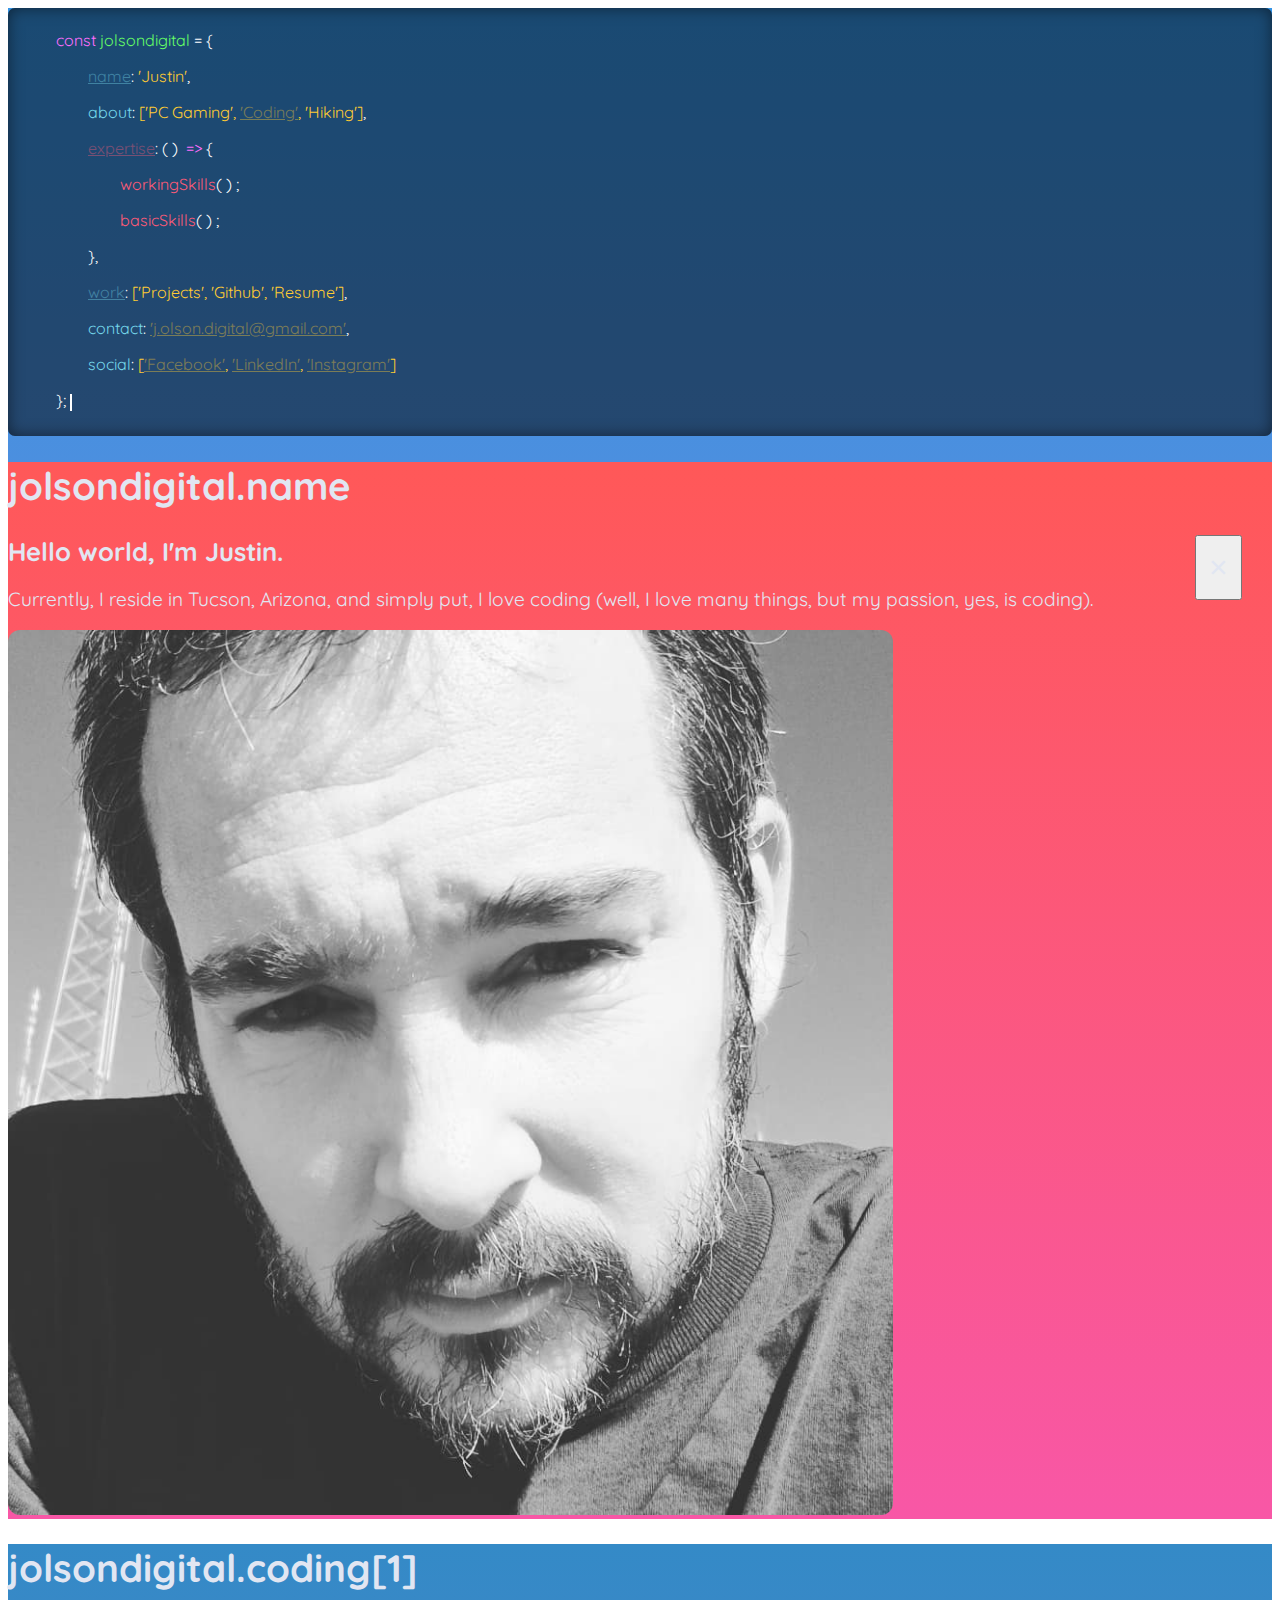
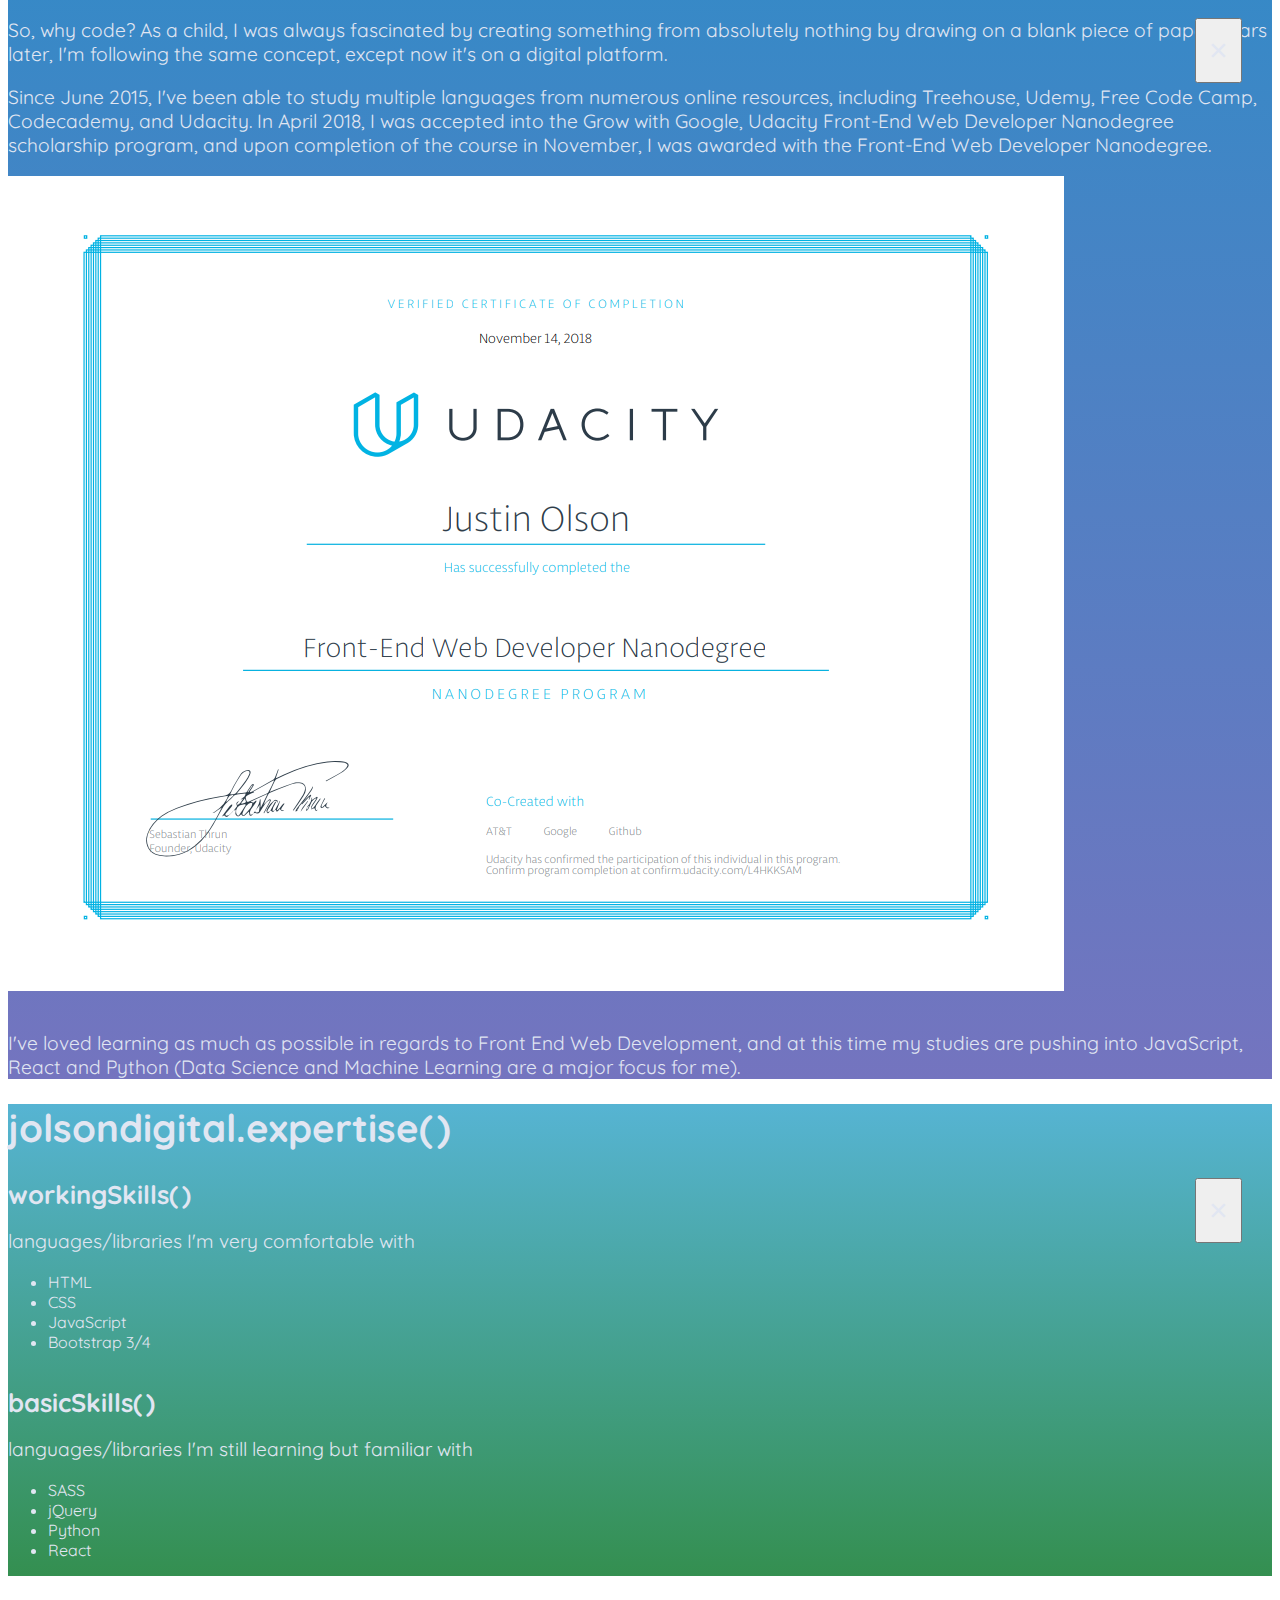
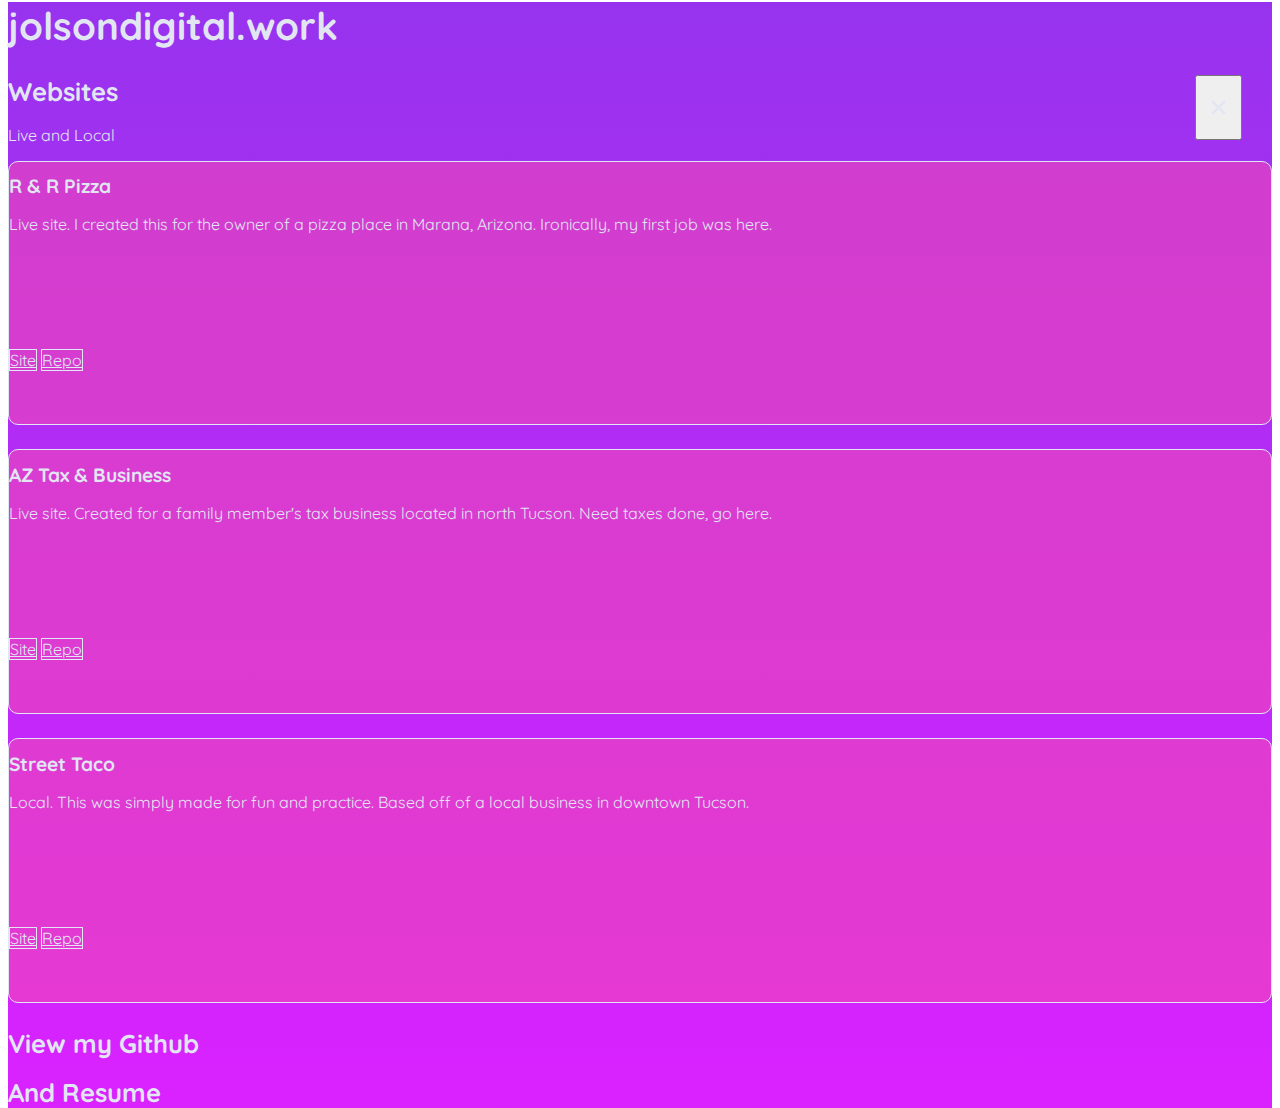
<file: index.html>
<!doctype html>
<html lang="en">
	<head>
		<!-- Required meta tags -->
		<meta charset="utf-8">
		<meta name="viewport" content="width=device-width, initial-scale=1, shrink-to-fit=no">

		<!-- Bootstrap CSS -->
		<link rel="stylesheet" href="https://stackpath.bootstrapcdn.com/bootstrap/4.1.2/css/bootstrap.min.css" integrity="sha384-Smlep5jCw/wG7hdkwQ/Z5nLIefveQRIY9nfy6xoR1uRYBtpZgI6339F5dgvm/e9B" crossorigin="anonymous">

		<!-- Styles -->
		<link rel="stylesheet" href="css/app.css">

		<!-- Fonts -->
		<link href="https://fonts.googleapis.com/css?family=Quicksand" rel="stylesheet">

		<!-- Font Awesome -->
		<link rel="stylesheet" href="https://use.fontawesome.com/releases/v5.2.0/css/all.css" integrity="sha384-hWVjflwFxL6sNzntih27bfxkr27PmbbK/iSvJ+a4+0owXq79v+lsFkW54bOGbiDQ" crossorigin="anonymous">

		<title>Justin Olson Digital</title>
	</head>
	<body>
		<div class="container-fluid main">
			<div class="row h-100 align-items-center justify-content-center">
				<!-- <div class="col-12 main-header">
					<h1 class="display-4 text-center">Justin Olson</h1>
				</div> -->
				<div class="box">
					<p class="lead box-para-top"><span class="const">const</span> <span class="name"> jolsondigital</span> = {</p>
					<p class="lead box-para">&emsp;&emsp;<span class="keys pulsate clicky" role="button" tabindex="0" data-toggle="modal" data-target="#name-modal">name</span>: <span class="values">'Justin'</span>,</p>
					<p class="lead box-para">&emsp;&emsp;<span class="keys">about</span>: <span class="values">['PC Gaming', <span class="pulsate clicky" role="button" tabindex="0" data-toggle="modal" data-target="#coding-modal">'Coding'</span>, 'Hiking']</span>,</p>
					<p class="lead box-para">&emsp;&emsp;<span class="key-function pulsate clicky" role="button" tabindex="0" data-toggle="modal" data-target="#expertise-modal">expertise</span>: <span class="parenthesis">()</span><span class="function"> =></span> {</p>
					<p class="lead box-para">&emsp;&emsp;&emsp;&emsp;<span class="key-function">workingSkills</span><span class="parenthesis">()</span>;</p>
					<p class="lead box-para">&emsp;&emsp;&emsp;&emsp;<span class="key-function">basicSkills</span><span class="parenthesis">()</span>;</p>
					<p class="lead box-para">&emsp;&emsp;},</p>
					<p class="lead box-para">&emsp;&emsp;<span class="keys pulsate clicky" role="button" tabindex="0" data-toggle="modal" data-target="#work-modal">work</span>: <span class="values">['Projects', 'Github', 'Resume']</span>,</p>
					<p class="lead box-para">&emsp;&emsp;<span class="keys">contact</span>: <span class="values pulsate clicky" role="button" tabindex="0"><a href="mailto:j.olson.digital@gmail.com" target="_blank">'j.olson.digital@gmail.com'</a></span>,</p>
					<p class="lead box-para">&emsp;&emsp;<span class="keys">social</span>: <span class="values">[</span><span class="values pulsate clicky" role="button" tabindex="0"><a href="https://www.facebook.com/8BitJustin" target="_blank">'Facebook'</a></span><span class="values">, </span><span class="values pulsate clicky" role="button" tabindex="0"><a href="https://www.linkedin.com/in/justinolson34/" target="_blank">'LinkedIn'</a></span><span class="values">, </span><span class="values pulsate clicky" role="button" tabindex="0"><a href="https://www.instagram.com/j.olson.digital/" target="_blank">'Instagram'</a></span><span class="values">]</span></p>
					<p class="lead box-para-bot">};<span class="cursor"><i></i></span></p>
				</div>
			</div>

			<!-- Modals -->

			<!-- name Modal -->
			<div class="modal fade" id="name-modal" tabindex="-1" role="dialog" aria-labelledby="name-modal-label" aria-hidden="true">
				<div class="modal-dialog modal-dialog-centered modal-lg" role="document">
					<div class="modal-content" id="name-modal-content">
						<div class="modal-header mx-auto">
							<h1 class="display-3 modal-title modal-heading" id="name-modal-label">jolsondigital.name</h1>
							<button type="button" class="close" data-dismiss="modal" aria-label="Close">
								<span aria-hidden="true">&times;</span>
							</button>
						</div>
						<div class="modal-body">
							<div class="container-fluid">
								<div class="row justify-content-center">
									<div class="col-lg-6 align-self-center">
										<h1 class="display-4 modal-subheading">Hello world, I'm Justin.</h1>
										<p class="lead modal-para" id="name-desc">Currently, I reside in Tucson, Arizona, and simply put, I love coding (well, I love many things, but my passion, yes, is coding).</p>
									</div>
									<div class="col-lg-5 text-center align-self-center name-img mb-3">
										<img src="img/bwSelfie.jpg" class="img-fluid" alt="Image of Justin">
									</div>
								</div>
							</div>
						</div>
					</div>
				</div>
			</div>
			<!-- Coding Modal -->
			<div class="modal fade" id="coding-modal" tabindex="-1" role="dialog" aria-labelledby="coding-modal-label" aria-hidden="true">
				<div class="modal-dialog modal-dialog-centered modal-lg" role="document">
					<div class="modal-content" id="coding-modal-content">
						<div class="modal-header mx-auto">
							<h1 class="display-3 modal-title modal-heading" id="coding-modal-label">jolsondigital.coding[1]</h1>
							<button type="button" class="close" data-dismiss="modal" aria-label="Close">
								<span aria-hidden="true">&times;</span>
							</button>
						</div>
						<div class="modal-body">
							<div class="container-fluid">
								<div class="row justify-content-center">
									<div class="col-lg-8">
										<p class="lead modal-para">So, why code? As a child, I was always fascinated by creating something from absolutely nothing by drawing on a blank piece of paper. Years later, I'm following the same concept, except now it's on a digital platform.</p>
										<p class="lead modal-para">Since June 2015, I've been able to study multiple languages from numerous online resources, including Treehouse, Udemy, Free Code Camp, Codecademy, and Udacity. In April 2018, I was accepted into the Grow with Google, Udacity Front-End Web Developer Nanodegree scholarship program, and upon completion of the course in November, I was awarded with the Front-End Web Developer Nanodegree.</p>

										<div class="col-12 text-center">
											<img src="img/nanoDegreeCert.PNG" class="rounded img-fluid" id="certImg" alt="Nanodegree Certification" onclick="grow()">
										</div>
										<p class="lead modal-para">I've loved learning as much as possible in regards to Front End Web Development, and at this time my studies are pushing into JavaScript, React and Python (Data Science and Machine Learning are a major focus for me).</p>
									</div>
								</div>
							</div>
						</div>
					</div>
				</div>
			</div>
			<!-- Blog Modal / Commented out, as it still may be used -->
			<!-- <div class="modal fade" id="blog-modal" tabindex="-1" role="dialog" aria-labelledby="blog-modal-label" aria-hidden="true">
				<div class="modal-dialog modal-dialog-centered modal-lg" role="document">
					<div class="modal-content" id="blog-modal-content">
						<div class="modal-header mx-auto">
							<h1 class="display-3 modal-title modal-heading" id="blog-modal-label">jolsondigital.interests[2]</h1>
							<button type="button" class="close" data-dismiss="modal" aria-label="Close">
								<span aria-hidden="true">&times;</span>
							</button>
						</div>
						<div class="modal-body">
							<div class="container-fluid">
								<div class="row justify-content-center">
									<div class="col-lg-8 text-center">
										<p class="lead modal-para">Coming Soon</p>
									</div>
								</div>
							</div>
						</div>
					</div>
				</div>
			</div> -->
			<!-- Expertise Modal -->
			<div class="modal fade" id="expertise-modal" tabindex="-1" role="dialog" aria-labelledby="expertise-modal-label" aria-hidden="true">
				<div class="modal-dialog modal-dialog-centered modal-lg" role="document">
					<div class="modal-content" id="expertise-modal-content">
						<div class="modal-header mx-auto">
							<h1 class="display-3 modal-title modal-heading" id="expertise-modal-label">jolsondigital.expertise<span class="parenthesis">()</span></h1>
							<button type="button" class="close" data-dismiss="modal" aria-label="Close">
								<span aria-hidden="true">&times;</span>
							</button>
						</div>
						<div class="modal-body">
							<div class="container-fluid">
								<div class="row justify-content-center ">
									<div class="col-md-6">
										<h1 class="display-4 text-center modal-subheading">workingSkills<span class="parenthesis">()</span></h1>
										<p class="lead text-center modal-para">languages/libraries I'm very comfortable with</p>
										<ul class="list-group text-center">
											<li class="list-group-item list-group-item-action list-group-item-success">HTML</li>
											<li class="list-group-item list-group-item-action list-group-item-success">CSS</li>
											<li class="list-group-item list-group-item-action list-group-item-success">JavaScript</li>
											<li class="list-group-item list-group-item-action list-group-item-success">Bootstrap 3/4</li>
										</ul>
									</div>
									<div class="col-md-6">
										<h1 class="display-4 text-center modal-subheading">basicSkills<span class="parenthesis">()</span></h1>
										<p class="lead text-center modal-para">languages/libraries I'm still learning but familiar with</p>
										<ul class="list-group text-center">
											<li class="list-group-item list-group-item-action list-group-item-info">SASS</li>
											<li class="list-group-item list-group-item-action list-group-item-info">jQuery</li>
											<li class="list-group-item list-group-item-action list-group-item-info">Python</li>
											<li class="list-group-item list-group-item-action list-group-item-info">React</li>
										</ul>
									</div>
								</div>
							</div>
						</div>
					</div>
				</div>
			</div>
			<!-- Work Modal -->
			<div class="modal fade" id="work-modal" tabindex="-1" role="dialog" aria-labelledby="work-modal-label" aria-hidden="true">
				<div class="modal-dialog modal-dialog-centered modal-lg" role="document">
					<div class="modal-content" id="work-modal-content">
						<div class="modal-header mx-auto">
							<h1 class="display-4 modal-title modal-heading" id="work-modal-label">jolsondigital.work</h1>
							<button type="button" class="close" data-dismiss="modal" aria-label="Close">
								<span aria-hidden="true">&times;</span>
							</button>
						</div>
						<div class="modal-body">
							<div class="container-fluid">
								<div class="row justify-content-center">
									<div class="col-lg-8 text-center">
										<h1 class="display-4 modal-subheading">Websites</h1>
										<p class="lead work-modal-para">Live and Local</p>
									</div>
								</div>
								<div class="row">
									<div class="col-lg-4">
										<div class="card-flp">
											<div class="card-body">
												<h1 class="display-4 modal-card-heading">R &amp; R Pizza</h1>
												<p class="lead modal-card-para"><span class="font-weight-bold font-italic">Live site</span>. I created this for the owner of a pizza place in Marana, Arizona. Ironically, my first job was here.</p>
												<div class="btn-wrap text-center">
													<div class="btn-group" role="group" aria-label="Basic example">
														<a href="https://rrpizzamarana.com/" class="btn btn-work" target="_blank">Site</a>
														<a href="https://github.com/8BitJustin/R-R-Pizza-Website" class="btn btn-work" target="_blank">Repo</a>
													</div>
												</div>
											</div>
										</div>
									</div>
									<div class="col-lg-4">
										<div class="card-flp">
											<div class="card-body">
												<h1 class="display-4 modal-card-heading">AZ Tax &amp; Business</h1>
												<p class="lead modal-card-para"><span class="font-weight-bold font-italic">Live site</span>. Created for a family member's tax business located in north Tucson. Need taxes done, go here.</p>
												<div class="btn-wrap text-center">
													<div class="btn-group" role="group" aria-label="Basic example">
														<a href="http://www.arizonataxandbusiness.com/" class="btn btn-work" target="_blank">Site</a>
														<a href="https://github.com/8BitJustin/Taxsite2018" class="btn btn-work" target="_blank">Repo</a>
													</div>
												</div>
											</div>
										</div>
									</div>
									<div class="col-lg-4">
										<div class="card-flp">
											<div class="card-body">
												<h1 class="display-4 modal-card-heading">Street Taco</h1>
												<p class="lead modal-card-para"><span class="font-weight-bold font-italic">Local</span>. This was simply made for fun and practice. Based off of a local business in downtown Tucson.</p>
												<div class="btn-wrap text-center">
													<div class="btn-group" role="group" aria-label="Basic example">
														<a href="sites/Alt Street Taco/index.html" class="btn btn-work" target="_blank">Site</a>
														<a href="https://github.com/8BitJustin/Street-Taco-Site" class="btn btn-work" target="_blank">Repo</a>
													</div>
												</div>
											</div>
										</div>
									</div>
								</div>
								<!-- Python Scripts, Coming Soon! -->
								<!-- <div class="row justify-content-center">
									<div class="col-lg-8 text-center">
										<h1 class="display-4 modal-subheading">Python</h1>
										<p class="lead work-modal-para">Placement text</p>
									</div>
								</div>
								<div class="row justify-content-center">
									<div class="col-lg-4">
										<div class="card-udacity">
											<div class="card-body">
												<h1 class="display-4 modal-card-heading">Portfolio</h1>
												<p class="lead modal-card-para">With this project, we were to create a simple portfolio showing off our work. Very different from what I have now.</p>
												<div class="btn-wrap text-center">
													<div class="btn-group" role="group" aria-label="Basic example">
														<a href="sites/Portfolio/index.html" class="btn btn-work" target="_blank">Site</a>
														<a href="https://github.com/8BitJustin/Udacity-Project-One" class="btn btn-work" target="_blank">Repo</a>
													</div>
												</div>
											</div>
										</div>
									</div>
								</div> -->
								<div class="row justify-content-center text-center">
									<div class="col-5">
										<h1 class="display-4 modal-subheading">View my Github</h1>
										<a href="https://github.com/8BitJustin" target="_blank"><i class="fab fa-github fa-3x"></i></a>
									</div>
									<div class="col-5 mb-3">
										<h1 class="display-4 modal-subheading">And Resume</h1>
										<a href="JustinResumeDec2018.doc" target="_blank"><i class="fas fa-file fa-3x"></i></a>
									</div>
								</div>
							</div>
						</div>
					</div>
				</div>
			</div>
		</div>

		<!-- Optional JavaScript -->
		<!-- jQuery first, then Popper.js, then Bootstrap JS -->
		<script src="https://code.jquery.com/jquery-3.3.1.slim.min.js" integrity="sha384-q8i/X+965DzO0rT7abK41JStQIAqVgRVzpbzo5smXKp4YfRvH+8abtTE1Pi6jizo" crossorigin="anonymous"></script>
		<script src="https://cdnjs.cloudflare.com/ajax/libs/popper.js/1.14.3/umd/popper.min.js" integrity="sha384-ZMP7rVo3mIykV+2+9J3UJ46jBk0WLaUAdn689aCwoqbBJiSnjAK/l8WvCWPIPm49" crossorigin="anonymous"></script>
		<script src="https://stackpath.bootstrapcdn.com/bootstrap/4.1.2/js/bootstrap.min.js" integrity="sha384-o+RDsa0aLu++PJvFqy8fFScvbHFLtbvScb8AjopnFD+iEQ7wo/CG0xlczd+2O/em" crossorigin="anonymous"></script>
		<script src="js/app.js"></script>
		<!-- Global site tag (gtag.js) - Google Analytics -->
		<script async src="https://www.googletagmanager.com/gtag/js?id=UA-124160063-1"></script>
		<script>
			window.dataLayer = window.dataLayer || [];
			function gtag(){dataLayer.push(arguments);}
			gtag('js', new Date());

			gtag('config', 'UA-124160063-1');
		</script>


	</body>
</html>
</file>
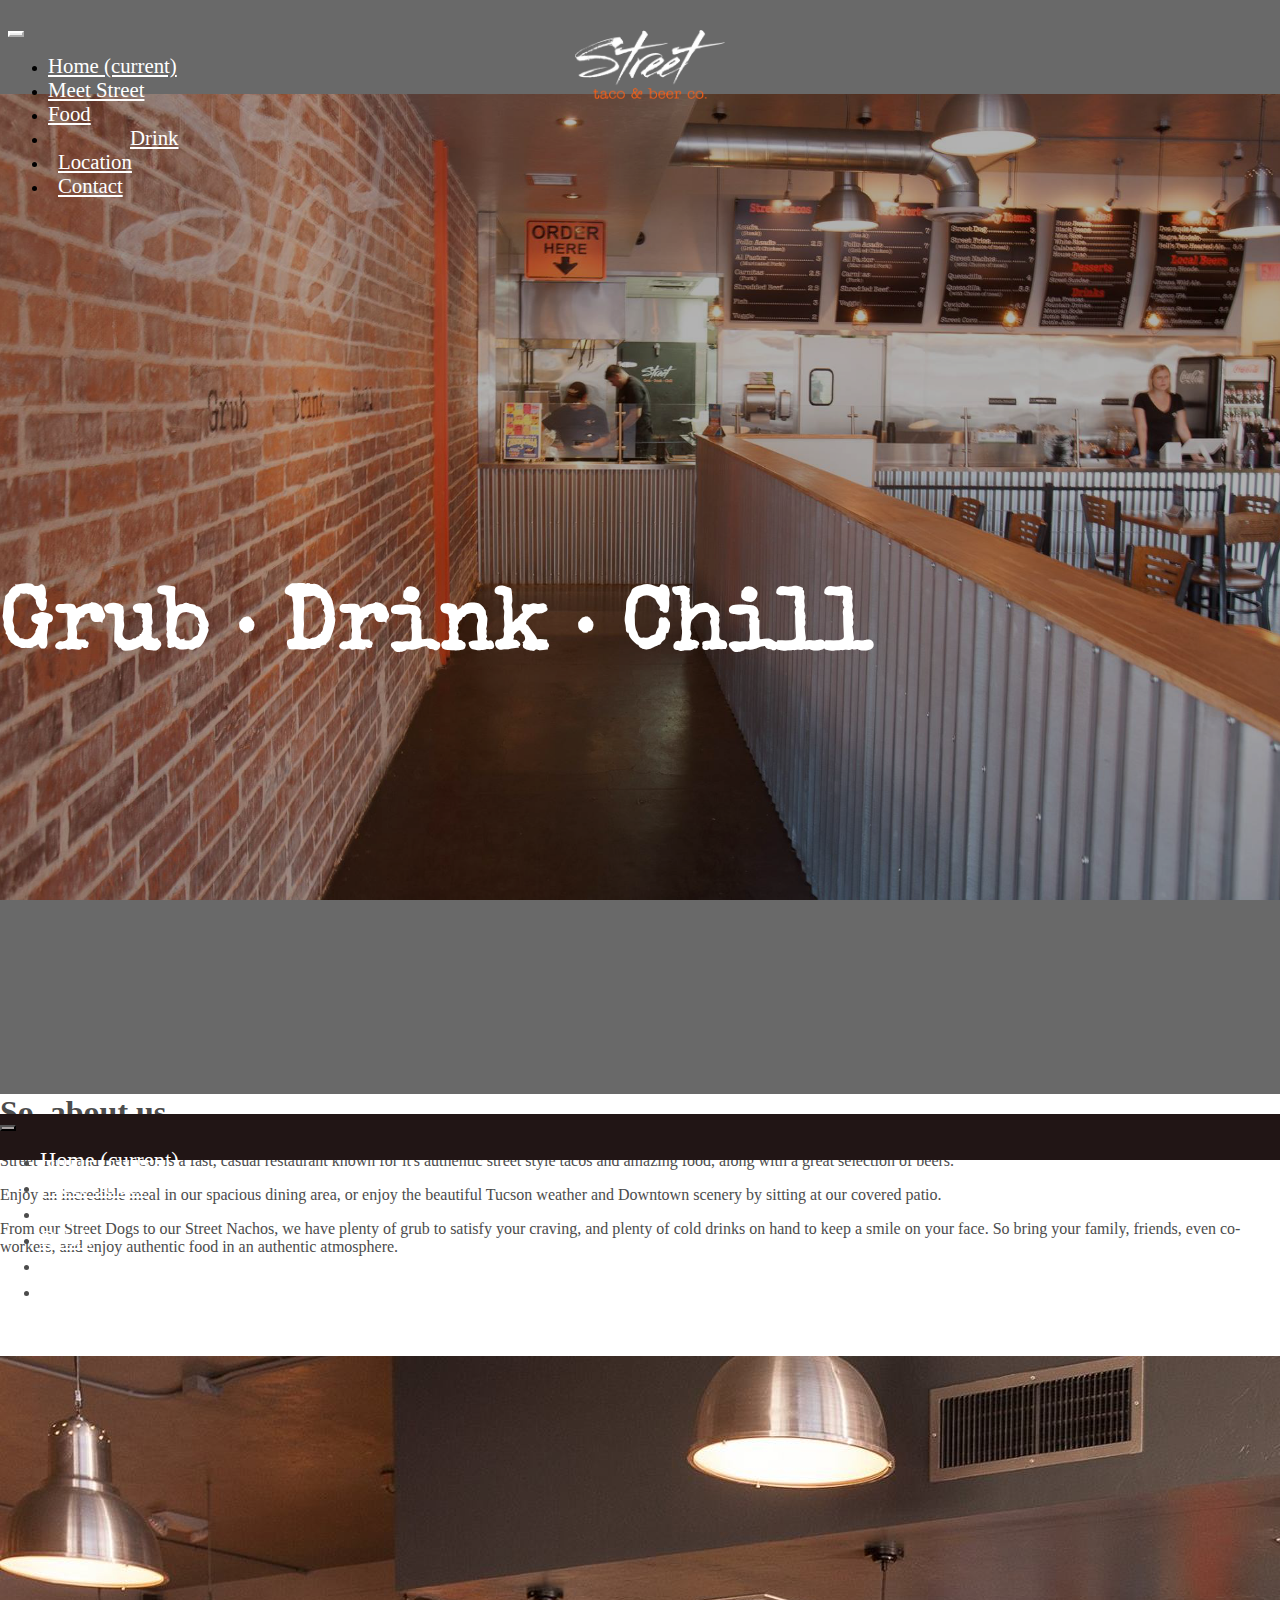
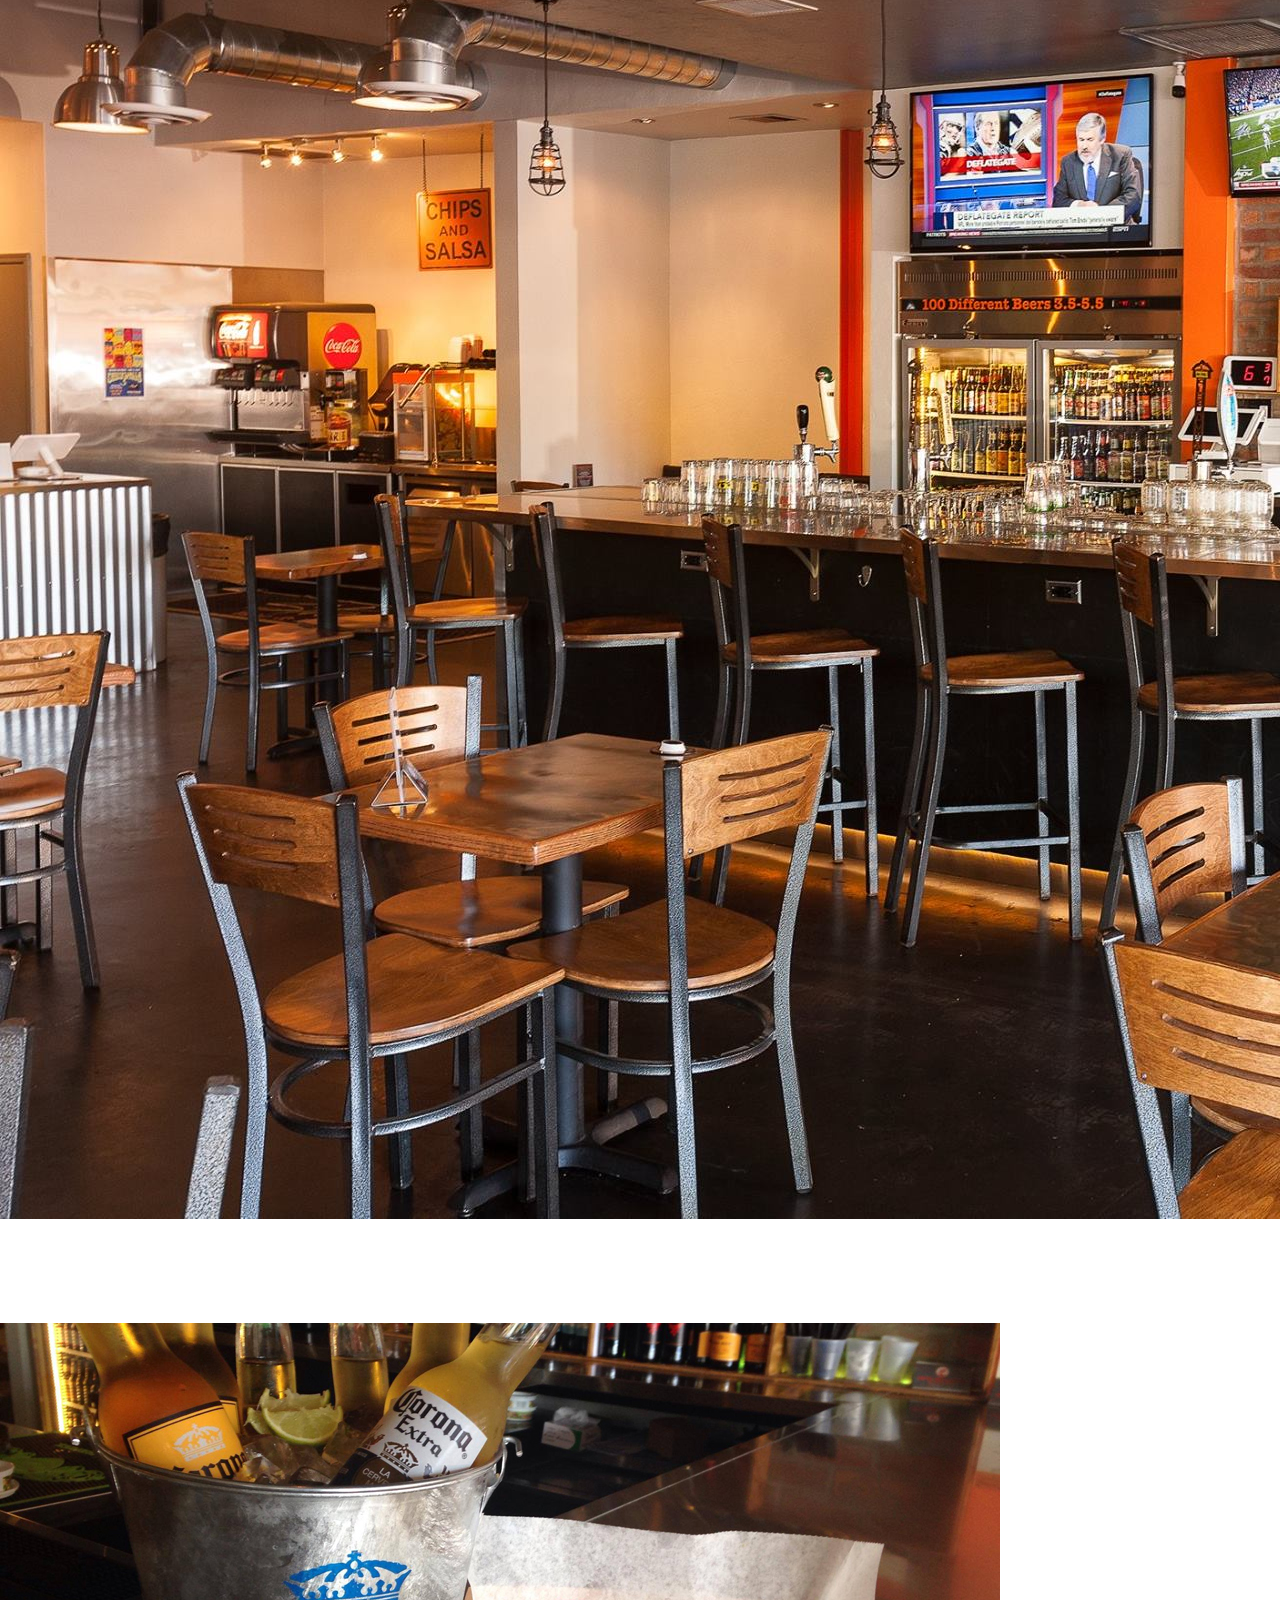
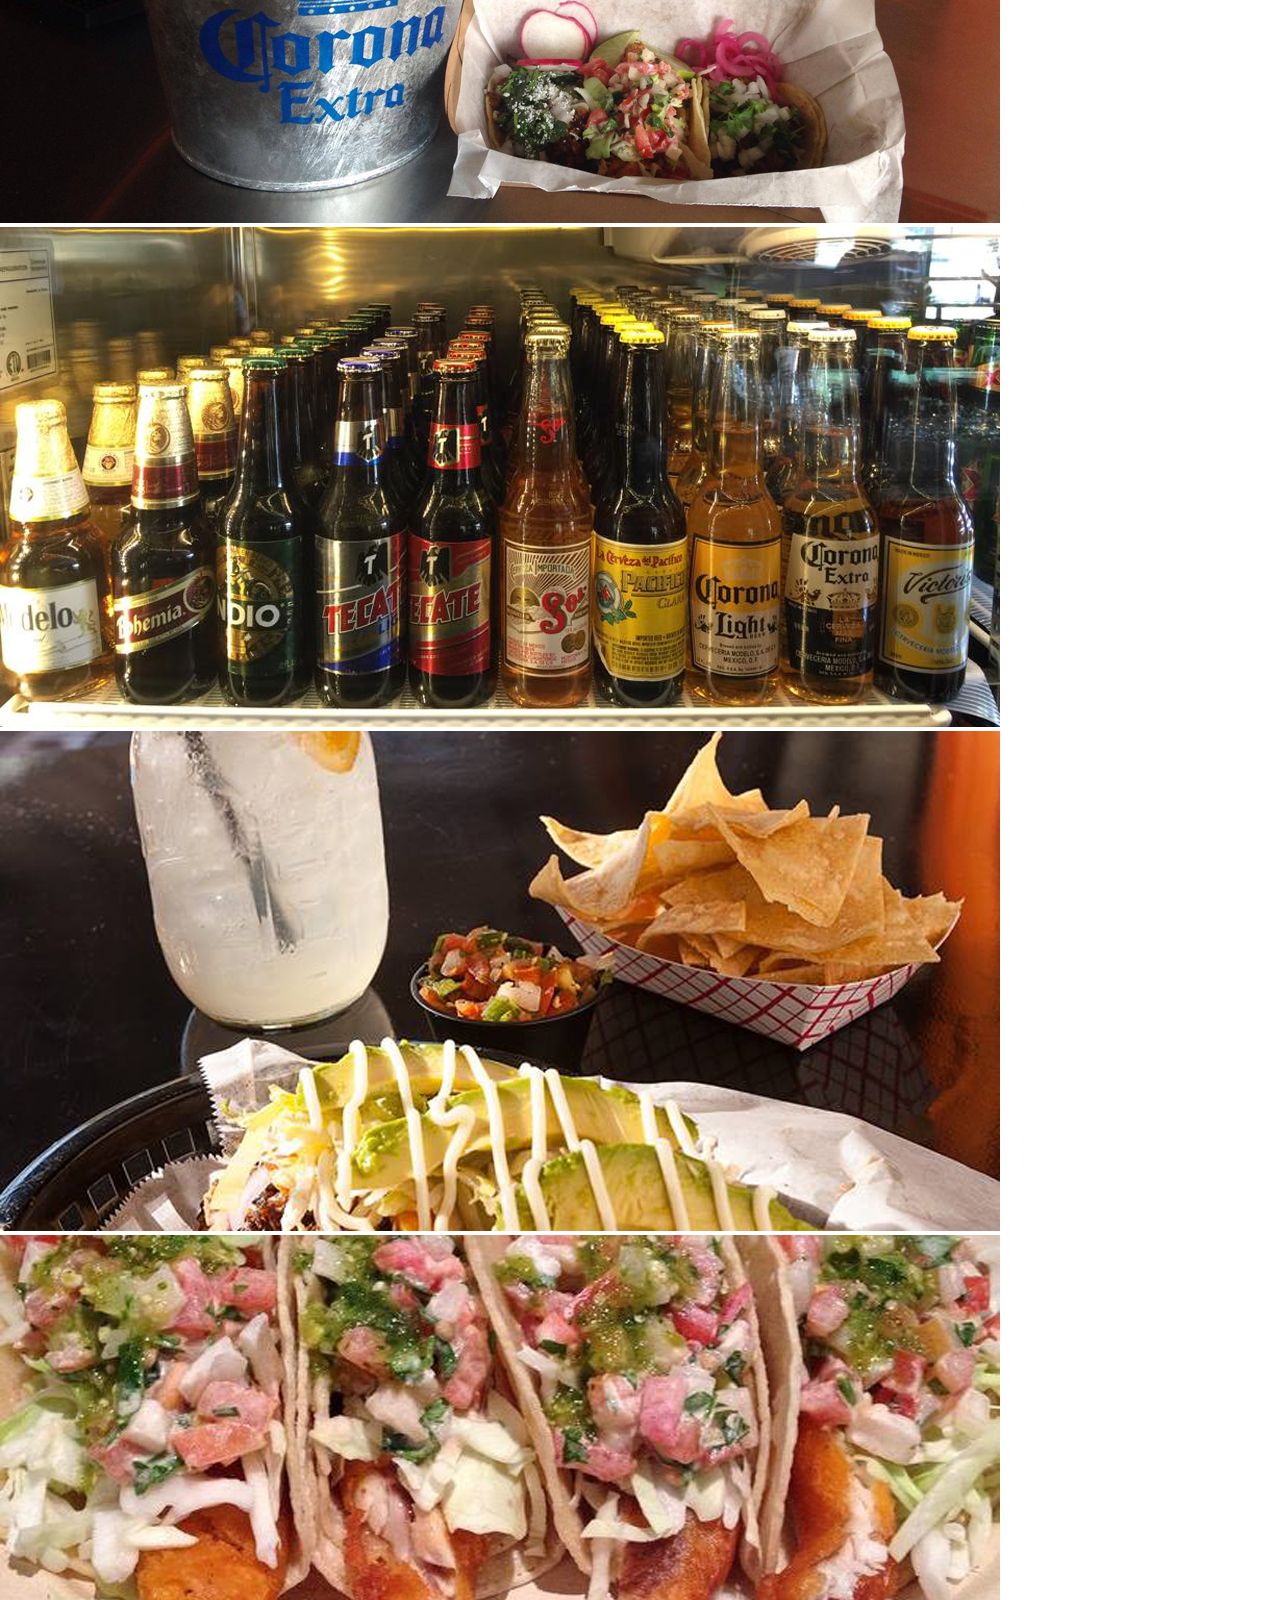
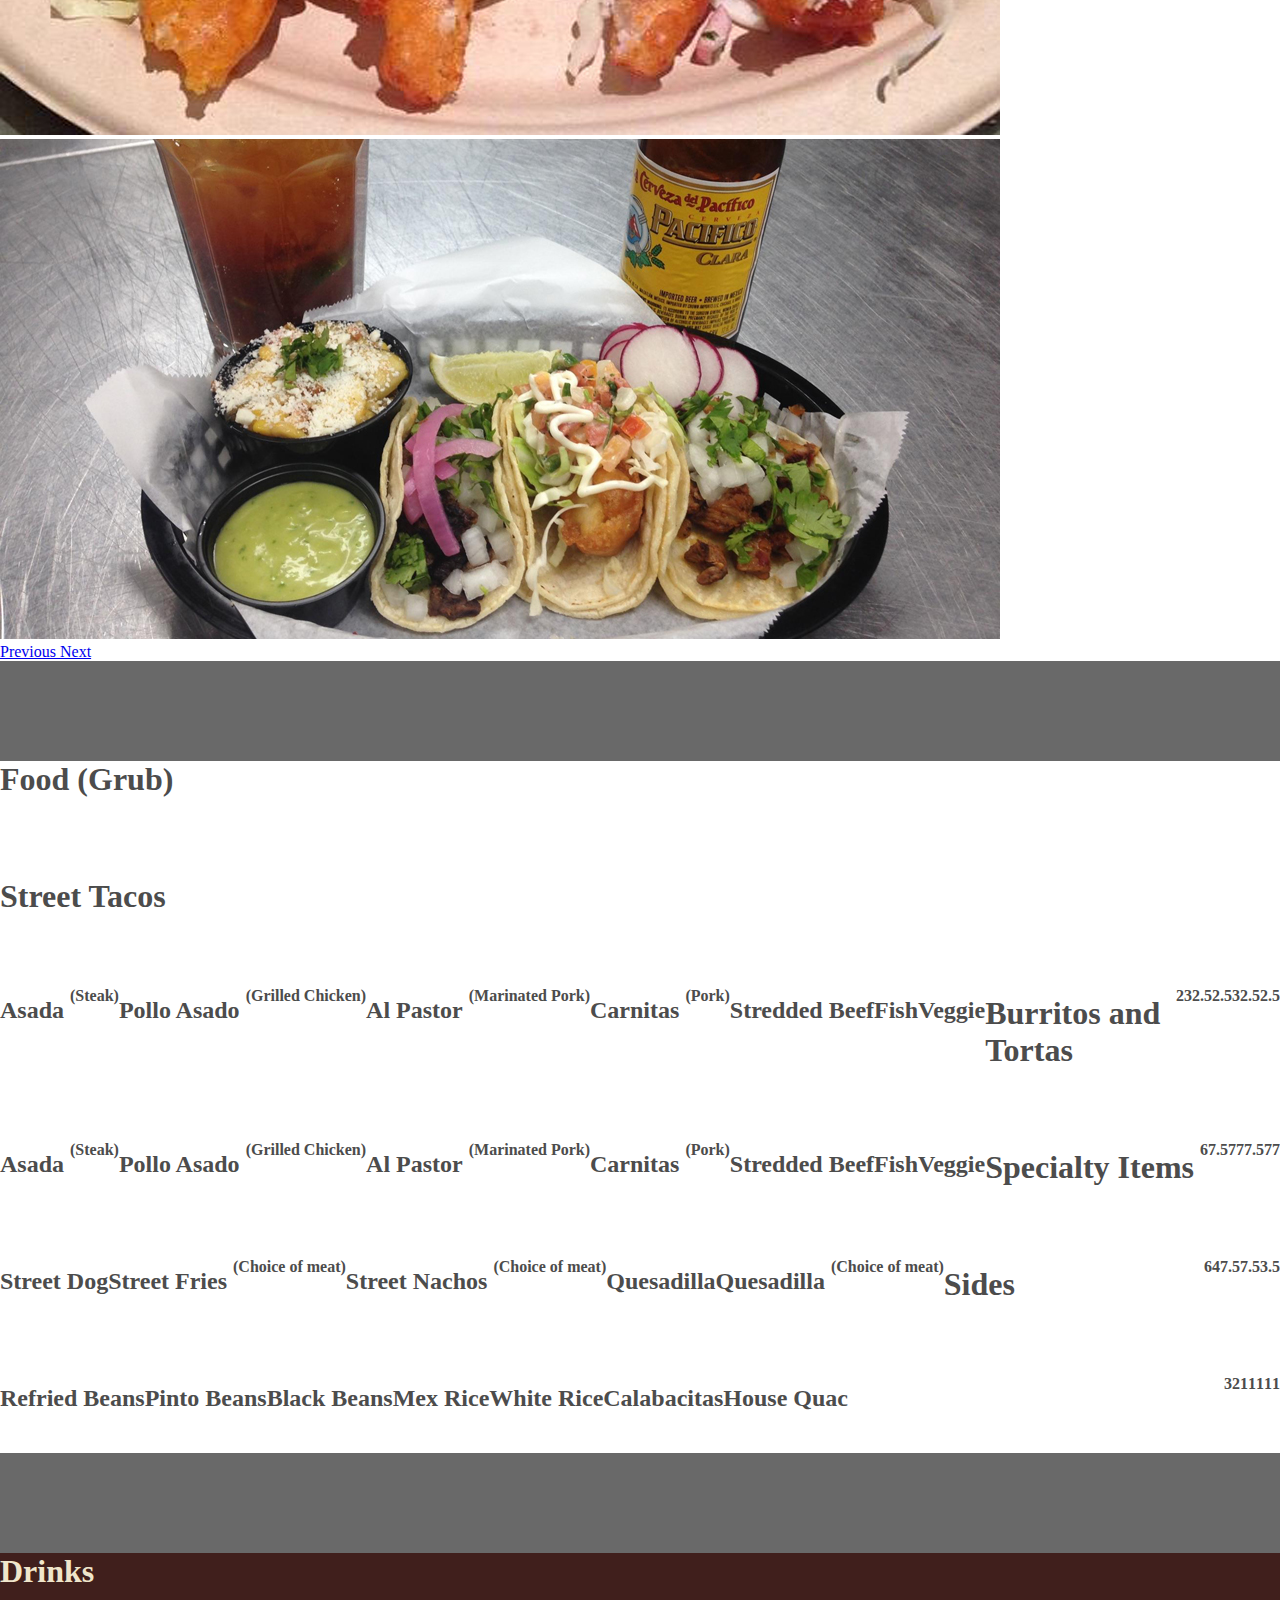
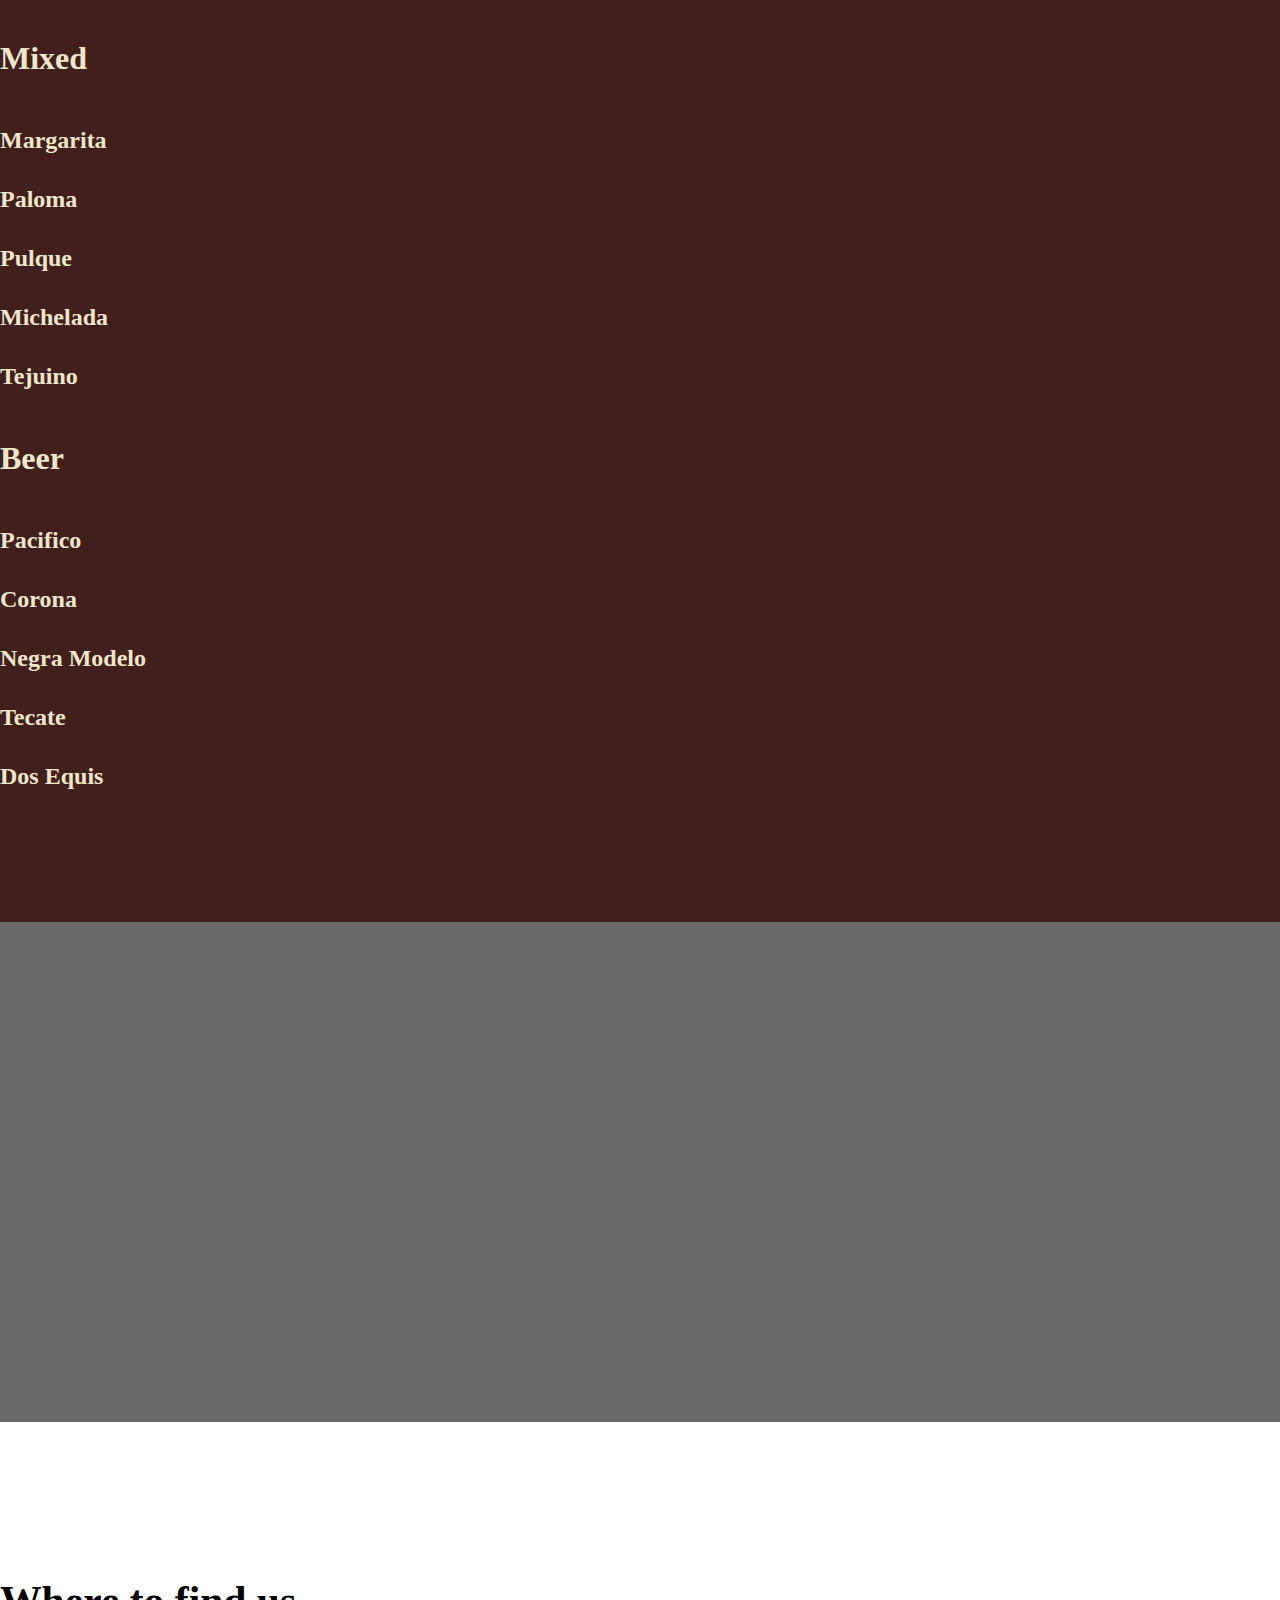
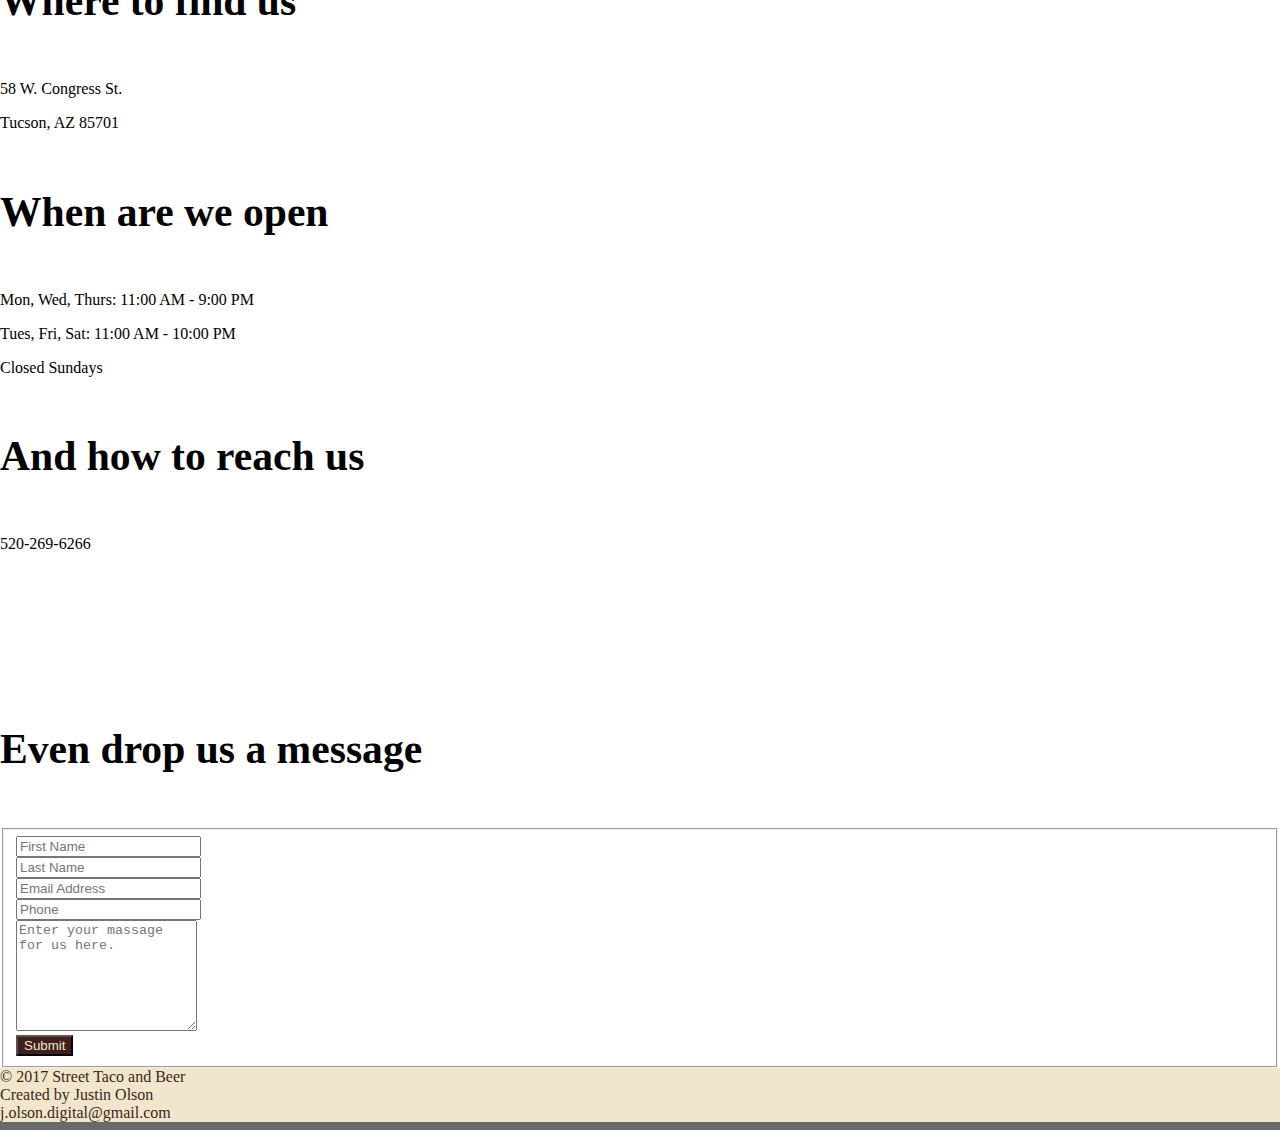
<file: sites/Alt Street Taco/index.html>
<!DOCTYPE html>
<html lang="en">
  <head>
    <!-- Required meta tags -->
    <meta charset="utf-8">
    <meta name="viewport" content="width=device-width, initial-scale=1, shrink-to-fit=no">

    <!-- Bootstrap CSS -->
    <link rel="stylesheet" href="https://maxcdn.bootstrapcdn.com/bootstrap/4.0.0-beta/css/bootstrap.min.css" integrity="sha384-/Y6pD6FV/Vv2HJnA6t+vslU6fwYXjCFtcEpHbNJ0lyAFsXTsjBbfaDjzALeQsN6M" crossorigin="anonymous">

    <!-- Styles CSS -->
    <link rel="stylesheet" href="css/styles.css">

    <!-- Fonts -->
    <link href="https://fonts.googleapis.com/css?family=Special+Elite" rel="stylesheet">

  </head>
  <body data-spy="scroll" data-target=".navbar">

    <div class="header-wrapper"> <!-- Header -->

      <div class="logo-wrapper"> <!-- Logo -->

          <a href="#home"><img src="img/streetTacoLogoFull.png" id="header-logo" alt="Street Taco and Beer Logo"></a>
        
      </div> <!-- /Logo -->

      <div id="myNav" class="overlay"> <!-- Navbar Overlay -->
        <a href="javascript:void(0)" class="closebtn" onclick="closeNav()">&times;</a>
        <div class="overlay-content">
          <a href="#home" onclick="closeNav()">Home</a>
          <a href="#us" onclick="closeNav()">Meet Street</a>
          <a href="#food" onclick="closeNav()">Food</a>
          <a href="#drink" onclick="closeNav()">Drink</a>
          <a href="#location" onclick="closeNav()">Location</a>
          <a href="#contact" onclick="closeNav()">Contact</a>
        </div>
      </div>

      <nav class="navbar navbar-expand-md navbar-dark"> <!-- Navbar -->
        <button class="navbar-toggler" type="button" onclick="openNav()">
          <span class="navbar-toggler-icon"></span>
        </button>
        <div class="collapse navbar-collapse justify-content-center" id="navbarNav">
          <ul class="navbar-nav">
            <li class="nav-item">
              <a class="nav-link lead home-link" href="#home">Home <span class="sr-only">(current)</span></a>
            </li>
            <li class="nav-item">
              <a class="nav-link lead us-link" href="#us">Meet Street</a>
            </li>
            <li class="nav-item">
              <a class="nav-link lead food-link" href="#food">Food</a>
            </li>
            <li class="nav-item">
              <a class="nav-link lead drink-link" href="#drink">Drink</a>
            </li>
            <li class="nav-item">
              <a class="nav-link lead location-link" href="#location">Location</a>
            </li>
            <li class="nav-item">
              <a class="nav-link lead contact-link" href="#contact">Contact</a>
            </li>
          </ul>
        </div>
      </nav> <!-- /Navbar -->

    </div> <!-- /Header -->

    <!-- Entire Site -->

    <div class="container-fluid site-container"> <!-- Site container -->
      
      <div class="home-container text-center" id="home"> <!-- Home section -->

        <div class="jumbotron">
          <h1 class="display-1 statement">Grub <span class="bull">&bull;</span> Drink <span class="bull">&bull;</span> Chill</h1>
        </div>
        
      </div> <!-- /Home section -->

      <div class="us-container" id="us"> <!-- Us container -->

        <div class="row justify-content-around align-items-center mx-0"> <!-- Us nav and text container --> 

          <nav class="main-nav navbar navbar-expand-md mt-0"> <!-- Main Navbar -->
            <button class="navbar-toggler" type="button" onclick="openNav()">
              <span class="navbar-toggler-icon"></span>
            </button>
            <div class="collapse navbar-collapse justify-content-center" id="navbarNav">
              <ul class="navbar-nav">
                <li class="nav-item px-3">
                  <a class="nav-link main-nav-link lead" href="#home">Home <span class="sr-only">(current)</span></a>
                </li>
                <li class="nav-item px-3">
                  <a class="nav-link main-nav-link lead" href="#us">Meet Street</a>
                </li>
                <li class="nav-item px-3">
                  <a class="nav-link main-nav-link lead" href="#food">Food</a>
                </li>
                <li class="nav-item px-3">
                  <a class="nav-link main-nav-link lead" href="#drink">Drink</a>
                </li>
                <li class="nav-item px-3">
                  <a class="nav-link main-nav-link lead" href="#location">Location</a>
                </li>
                <li class="nav-item px-3">
                  <a class="nav-link main-nav-link lead" href="#contact">Contact</a>
                </li>
              </ul>
            </div>
          </nav> <!-- /Main Navbar -->
          
          <div class="col-xl-5 col-sm-10 us-left-col"> <!-- Us left column -->
            
            <div class="us-heading">
              
              <h1 class="display-4 us-header">So, about us..</h1>

              <p class="lead us-para mt-5">Street Taco and Beer Co. is a fast, casual restaurant known for it's authentic street style tacos and amazing food, along with a great selection of beers.</p>

              <p class="lead us-para mt-5">Enjoy an incredible meal in our spacious dining area, or enjoy the beautiful Tucson weather and Downtown scenery by sitting at our covered patio.</p>

              <p class="lead us-para mt-5">From our Street Dogs to our Street Nachos, we have plenty of grub to satisfy your craving, and plenty of cold drinks on hand to keep a smile on your face. So bring your family, friends, even co-workers, and enjoy authentic food in an authentic atmosphere.</p>

            </div>

          </div> <!-- /Us left column -->

          <div class="col-xl-5 col-sm-10 us-right-col"> <!-- Us right column -->

            <div class="us-image img-fluid">
              
              <img src="img/bar.jpg" class="img-fluid" alt="">

            </div>

          </div> <!-- /Us right column -->

        </div> <!-- /Us nav and text container -->

        <div id="carouselExampleControls" class="carousel slide" data-interval="4000" data-ride="carousel"> <!-- Image carousel -->
          <div class="carousel-inner">
            <div class="carousel-item active">
              <img class="d-block w-100" src="img/img_slider/tacoTuesday.jpg" alt="First slide">
            </div>
            <div class="carousel-item">
              <img class="d-block w-100" src="img/img_slider/drinks.jpg" alt="Second slide">
            </div>
            <div class="carousel-item">
              <img class="d-block w-100" src="img/img_slider/outside.jpg" alt="Third slide">
            </div>
            <div class="carousel-item">
              <img class="d-block w-100" src="img/img_slider/fishTacos.jpg" alt="Third slide">
            </div>
            <div class="carousel-item">
              <img class="d-block w-100" src="img/img_slider/tacoVariety.jpg" alt="Third slide">
            </div>
          </div>
          <a class="carousel-control-prev" href="#carouselExampleControls" role="button" data-slide="prev">
            <span class="carousel-control-prev-icon" aria-hidden="true"></span>
            <span class="sr-only">Previous</span>
          </a>
          <a class="carousel-control-next" href="#carouselExampleControls" role="button" data-slide="next">
            <span class="carousel-control-next-icon" aria-hidden="true"></span>
            <span class="sr-only">Next</span>
          </a>
        </div> <!-- /Image carousel -->
        
      </div> <!-- /Us container -->

      <div class="food-container" id="food"> <!-- Food container -->
        
        <div class="food-wrapper col-md-12">
          
          <div class="row food-header-wrapper justify-content-center">

            <h1 class="food-header display-3">Food (Grub)</h1>

          </div>

          <div class="row street-taco-header-wrapper justify-content-center">
            
            <h1 class="display-4 street-taco-header">Street Tacos</h1>

          </div>

          <div class="row col-xl-8 col-md-12 mx-auto street-taco-items">
            
            <div class="col-md-4 text-center pb-3">
              <h4 class="lead menu-item-name">Asada&nbsp;</h4>
              <h4 class="lead menu-item-coname">(Steak)</h4>
              <h4 class="lead menu-item-price">2.5</h4>
            </div>

            <div class="col-md-4 text-center pb-3">
              <h4 class="lead menu-item-name">Pollo Asado&nbsp;</h4>
              <h4 class="lead menu-item-coname">(Grilled Chicken)</h4>
              <h4 class="lead menu-item-price">2.5</h4>
            </div>

            <div class="col-md-4 text-center pb-3">
              <h4 class="lead menu-item-name">Al Pastor&nbsp;</h4>
              <h4 class="lead menu-item-coname">(Marinated Pork)</h4>
              <h4 class="lead menu-item-price">3</h4>
            </div>

            <div class="col-md-4 text-center pb-3">
              <h4 class="lead menu-item-name">Carnitas&nbsp;</h4>
              <h4 class="lead menu-item-coname">(Pork)</h4>
              <h4 class="lead menu-item-price">2.5</h4>
            </div>

            <div class="col-md-4 text-center pb-3">
              <h4 class="lead menu-item-name">Stredded Beef</h4>
              <h4 class="lead menu-item-price">2.5</h4>
            </div>

            <div class="col-md-4 text-center pb-3">
              <h4 class="lead menu-item-name">Fish</h4>
              <h4 class="lead menu-item-price">3</h4>
            </div>

            <div class="col-md-4 text-center pb-3">
              <h4 class="lead menu-item-name">Veggie</h4>
              <h4 class="lead menu-item-price">2</h4>
            </div>

          </div>

          <div class="row burrito-header-wrapper justify-content-center">
            
            <h1 class="display-4 burrito-header">Burritos and Tortas</h1>

          </div>

          <div class="row col-xl-8 col-md-12 mx-auto burrito-items">
            
            <div class="col-md-4 text-center pb-3">
              <h4 class="lead menu-item-name">Asada&nbsp;</h4>
              <h4 class="lead menu-item-coname">(Steak)</h4>
              <h4 class="lead menu-item-price">7</h4>
            </div>

            <div class="col-md-4 text-center pb-3">
              <h4 class="lead menu-item-name">Pollo Asado&nbsp;</h4>
              <h4 class="lead menu-item-coname">(Grilled Chicken)</h4>
              <h4 class="lead menu-item-price">7</h4>
            </div>

            <div class="col-md-4 text-center pb-3">
              <h4 class="lead menu-item-name">Al Pastor&nbsp;</h4>
              <h4 class="lead menu-item-coname">(Marinated Pork)</h4>
              <h4 class="lead menu-item-price">7.5</h4>
            </div>

            <div class="col-md-4 text-center pb-3">
              <h4 class="lead menu-item-name">Carnitas&nbsp;</h4>
              <h4 class="lead menu-item-coname">(Pork)</h4>
              <h4 class="lead menu-item-price">7</h4>
            </div>

            <div class="col-md-4 text-center pb-3">
              <h4 class="lead menu-item-name">Stredded Beef</h4>
              <h4 class="lead menu-item-price">7</h4>
            </div>

            <div class="col-md-4 text-center pb-3">
              <h4 class="lead menu-item-name">Fish</h4>
              <h4 class="lead menu-item-price">7.5</h4>
            </div>

            <div class="col-md-4 text-center pb-3">
              <h4 class="lead menu-item-name">Veggie</h4>
              <h4 class="lead menu-item-price">6</h4>
            </div>

          </div>

          <div class="row specialty-header-wrapper justify-content-center">
            
            <h1 class="display-4 specialty-header">Specialty Items</h1>

          </div>

          <div class="row col-xl-8 col-md-12 mx-auto specialty-items">
            
            <div class="col-md-4 text-center pb-3">
              <h4 class="lead menu-item-name">Street Dog</h4>
              <h4 class="lead menu-item-price">3.5</h4>
            </div>

            <div class="col-md-4 text-center pb-3">
              <h4 class="lead menu-item-name">Street Fries&nbsp;</h4>
              <h4 class="lead menu-item-coname">(Choice of meat)</h4>
              <h4 class="lead menu-item-price">7.5</h4>
            </div>

            <div class="col-md-4 text-center pb-3">
              <h4 class="lead menu-item-name">Street Nachos&nbsp;</h4>
              <h4 class="lead menu-item-coname">(Choice of meat)</h4>
              <h4 class="lead menu-item-price">7.5</h4>
            </div>

            <div class="col-md-4 text-center pb-3">
              <h4 class="lead menu-item-name">Quesadilla</h4>
              <h4 class="lead menu-item-price">4</h4>
            </div>

            <div class="col-md-4 text-center pb-3">
              <h4 class="lead menu-item-name">Quesadilla&nbsp;</h4>
              <h4 class="lead menu-item-coname">(Choice of meat)</h4>
              <h4 class="lead menu-item-price">6</h4>
            </div>

          </div>

          <div class="row sides-header-wrapper justify-content-center">
            
            <h1 class="display-4 sides-header">Sides</h1>

          </div>

          <div class="row col-xl-8 col-md-12 mx-auto sides-items last-item">
            
            <div class="col-md-4 text-center pb-3">
              <h4 class="lead menu-item-name">Refried Beans</h4>
              <h4 class="lead menu-item-price">1</h4>
            </div>

            <div class="col-md-4 text-center pb-3">
              <h4 class="lead menu-item-name">Pinto Beans</h4>
              <h4 class="lead menu-item-price">1</h4>
            </div>

            <div class="col-md-4 text-center pb-3">
              <h4 class="lead menu-item-name">Black Beans</h4>
              <h4 class="lead menu-item-price">1</h4>
            </div>

            <div class="col-md-4 text-center pb-3">
              <h4 class="lead menu-item-name">Mex Rice</h4>
              <h4 class="lead menu-item-price">1</h4>
            </div>

            <div class="col-md-4 text-center pb-3">
              <h4 class="lead menu-item-name">White Rice</h4>
              <h4 class="lead menu-item-price">1</h4>
            </div>

            <div class="col-md-4 text-center pb-3">
              <h4 class="lead menu-item-name">Calabacitas</h4>
              <h4 class="lead menu-item-price">2</h4>
            </div>

            <div class="col-md-4 text-center pb-3">
              <h4 class="lead menu-item-name">House Quac</h4>
              <h4 class="lead menu-item-price">3</h4>
            </div>

          </div>

        </div>

      </div> <!-- /Food container -->

      <div class="drink-container" id="drink"> <!-- Drink container -->
        
        <div class="drink-header-wrapper col-md-12">
          
          <div class="row drink-header-wrapper justify-content-center">

            <h1 class="drink-header display-3">Drinks</h1>

          </div>

          <div class="row drink-wrapper last-item justify-content-center">

            <div class="col-md-4">
              
              <h1 class="display-4 text-center mixed-header">Mixed</h1>

              <div class="mixed-wrapper"> <!-- Mixed List -->

                <h4 class="drink-item lead text-center pb-3">Margarita</h4>

                <h4 class="drink-item lead text-center pb-3">Paloma</h4>

                <h4 class="drink-item lead text-center pb-3">Pulque</h4>

                <h4 class="drink-item lead text-center pb-3">Michelada</h4>

                <h4 class="drink-item lead text-center pb-3">Tejuino</h4>

              </div> <!-- /Mixed List -->

            </div>

            <div class="col-md-4">
              
              <h1 class="display-4 text-center beer-header">Beer</h1>

              <div class="beer-wrapper"> <!-- Beer List -->

                <h4 class="drink-item lead text-center pb-3">Pacifico</h4>

                <h4 class="drink-item lead text-center pb-3">Corona</h4>

                <h4 class="drink-item lead text-center pb-3">Negra Modelo</h4>

                <h4 class="drink-item lead text-center pb-3">Tecate</h4>

                <h4 class="drink-item lead text-center pb-3">Dos Equis</h4>

              </div> <!-- /Beer List -->

            </div>

          </div>

        </div>

      </div> <!-- /Drink container -->

      <div class="location-container" id="location">
        
        <iframe src="https://snazzymaps.com/embed/18732" class="map" style="border:none;"></iframe>

      </div>

      <div class="contact-container" id="contact"> <!-- Contact Container -->

        <div class="row container-wrapper mx-auto">
          
          <div class="col-lg-5 info-wrapper mx-auto text-center">
            
            <h4 class="display-4 us-info-headers pb-3" id="location-header">Where to find us</h4>
            
            <p class="lead us-info">58 W. Congress St.</p>

            <p class="lead us-info pb-3">Tucson, AZ 85701</p>

            <h4 class="display-4 us-info-headers pb-3" id="hour-header">When are we open</h4>
            
            <p class="lead us-info">Mon, Wed, Thurs: 11:00 AM - 9:00 PM</p>
            
            <p class="lead us-info">Tues, Fri, Sat: 11:00 AM - 10:00 PM</p>
          
            <p class="lead us-info pb-3">Closed Sundays</p>

            <h4 class="display-4 us-info-headers pb-3" id="phone-header">And how to reach us</h4>
            
            <p class="lead us-info">520-269-6266</p>

          </div>

          <div class="col-lg-5 col-sm-10 form-wrapper mx-auto text-center align-self-center" id="contact-form">

            <h4 class="display-4 form-header pb-4" id="form-header">Even drop us a message</h4>
            
            <form name="contactform" method="post" action="send_form_email.php">

              <fieldset>

                <div class="form-group">

                  <div class="firstName">
                      <input id="fname" name="first_name" type="text" placeholder="First Name" class="form-control">
                  </div>

                </div>

                <div class="form-group">

                  <div class="lastName">
                      <input id="lname" name="last_name" type="text" placeholder="Last Name" class="form-control">
                  </div>

                </div>

                <div class="form-group">

                  <div class="emailInput">
                      <input id="email" name="email" type="text" placeholder="Email Address" class="form-control">
                  </div>

                </div>

                <div class="form-group">

                  <div class="phoneInput">
                      <input id="phone" name="telephone" type="text" placeholder="Phone" class="form-control">
                  </div>

                </div>

                <div class="form-group">

                  <div class="messageInput">
                      <textarea class="form-control" id="message" name="comments" placeholder="Enter your massage for us here." rows="7"></textarea>
                  </div>

                </div>

                <div class="form-group">

                  <div class="text-center submit_button">
                      <button type="submit" value="Submit" class="btn sub-btn btn-lg">Submit</button>
                  </div>

                </div>

              </fieldset>

            </form>
                
          </div>

        </div>
       
      </div>

      <footer>

        <div class="row col-xl-10 mx-auto footer-wrapper justify-content-center align-items-center text-center py-3">

            <div class="col-lg-3 lead">&copy; 2017 Street Taco and Beer</div>

            <div class="col-lg-3 lead">Created by Justin Olson</div>

            <div class="col-lg-3 lead">j.olson.digital@gmail.com</div>



        </div>       

      </footer>

    </div> <!-- /Entire Site -->

    

    <!-- Optional JavaScript -->
    <!-- jQuery first, then Popper.js, then Bootstrap JS -->
    <script src="js/jquery-3.2.1.min.js"></script>
    <script src="https://cdnjs.cloudflare.com/ajax/libs/popper.js/1.11.0/umd/popper.min.js" integrity="sha384-b/U6ypiBEHpOf/4+1nzFpr53nxSS+GLCkfwBdFNTxtclqqenISfwAzpKaMNFNmj4" crossorigin="anonymous"></script>
    <script src="https://maxcdn.bootstrapcdn.com/bootstrap/4.0.0-beta/js/bootstrap.min.js" integrity="sha384-h0AbiXch4ZDo7tp9hKZ4TsHbi047NrKGLO3SEJAg45jXxnGIfYzk4Si90RDIqNm1" crossorigin="anonymous"></script>

    <!-- Navbar Overlay Script -->
    <script>
      function openNav() {
          document.getElementById("myNav").style.height = "100%";
      }

      function closeNav() {
          document.getElementById("myNav").style.height = "0%";
      }
    </script>

    <!-- Main Nav Appear/Disappear on Scroll -->
    <script>

      window.onscroll = function() {
        var scrollTop = (window.pageYOffset !== undefined) ? window.pageYOffset : (document.documentElement || document.body.parentNode || document.body).scrollTop;
        if (scrollTop >= document.getElementById("us").offsetTop) {
          $('.main-nav').fadeIn();
          $('.main-nav').addClass('navbar-fixed');
        } else {
          $('.main-nav').fadeOut(1);
          $('.main-nav').removeClass('navbar-fixed');
        }
      }

    </script>

    <!-- Smooth Scroll script - https://css-tricks.com/snippets/jquery/smooth-scrolling/ -->
    <script>
      
      $('a[href*="#"]')
        // Remove links that don't actually link to anything
        .not('[href="#"]')
        .not('[href="#0"]')
        .click(function(event) {
          // On-page links
          if (
            location.pathname.replace(/^\//, '') == this.pathname.replace(/^\//, '') 
            && 
            location.hostname == this.hostname
          ) {
            // Figure out element to scroll to
            var target = $(this.hash);
            target = target.length ? target : $('[name=' + this.hash.slice(1) + ']');
            // Does a scroll target exist?
            if (target.length) {
              // Only prevent default if animation is actually gonna happen
              event.preventDefault();
              $('html, body').animate({
                scrollTop: target.offset().top
              }, 1000, function() {
                // Callback after animation
                // Must change focus!
                var $target = $(target);
                $target.focus();
                if ($target.is(":focus")) { // Checking if the target was focused
                  return false;
                } else {
                  $target.attr('tabindex','-1'); // Adding tabindex for elements not focusable
                  $target.focus(); // Set focus again
                };
              });
            }
          }
        });

    </script>



  </body>
</html>
</file>
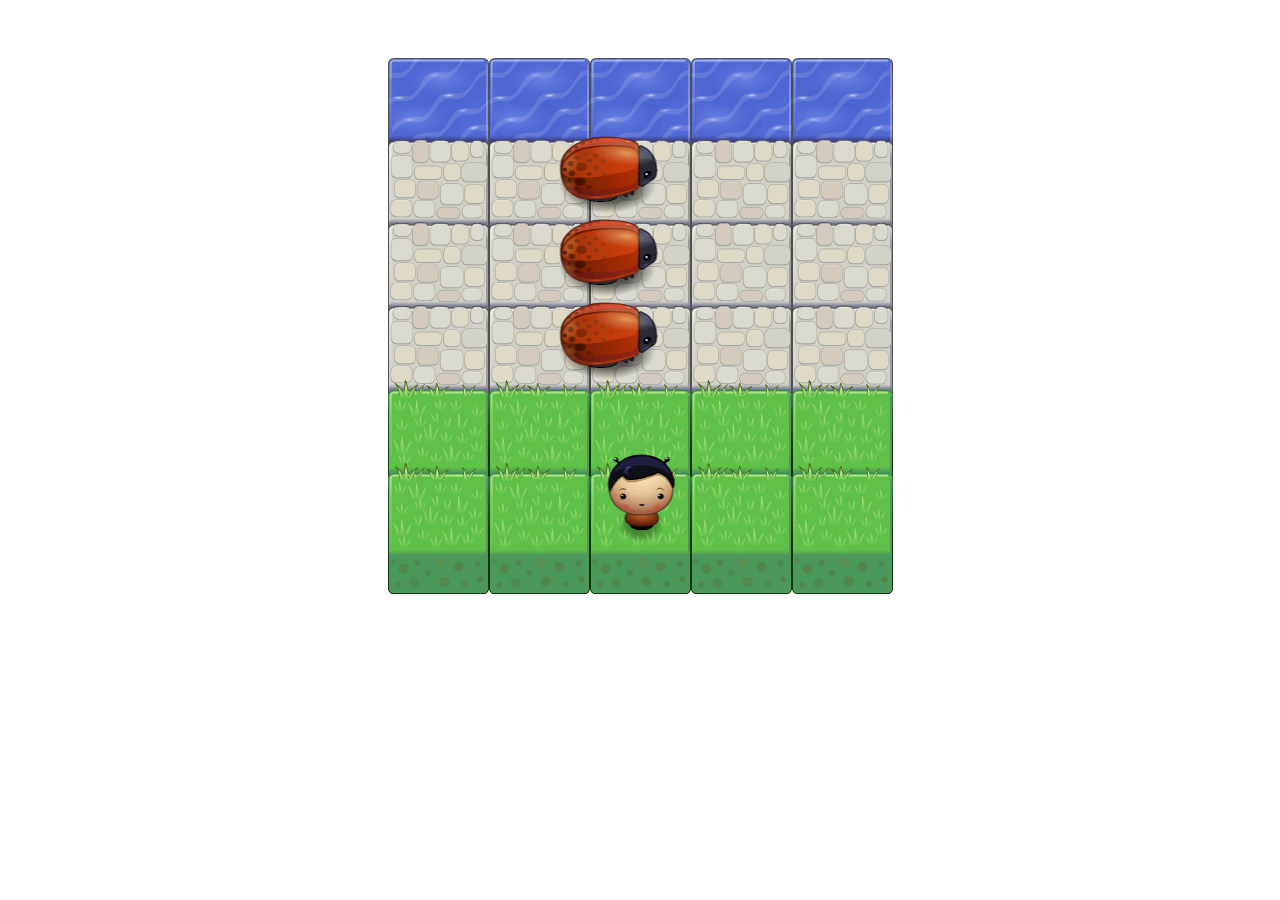
<file: sites/Arcade Game/index.html>
<!DOCTYPE html>
<html>
<head>
    <meta charset="UTF-8">
    <title>Effective JavaScript: Frogger</title>
    <link rel="stylesheet" href="css/style.css">
</head>
<body>
    <script src="js/resources.js"></script>
    <script src="js/app.js"></script>
    <script src="js/engine.js"></script>
</body>
</html>
</file>
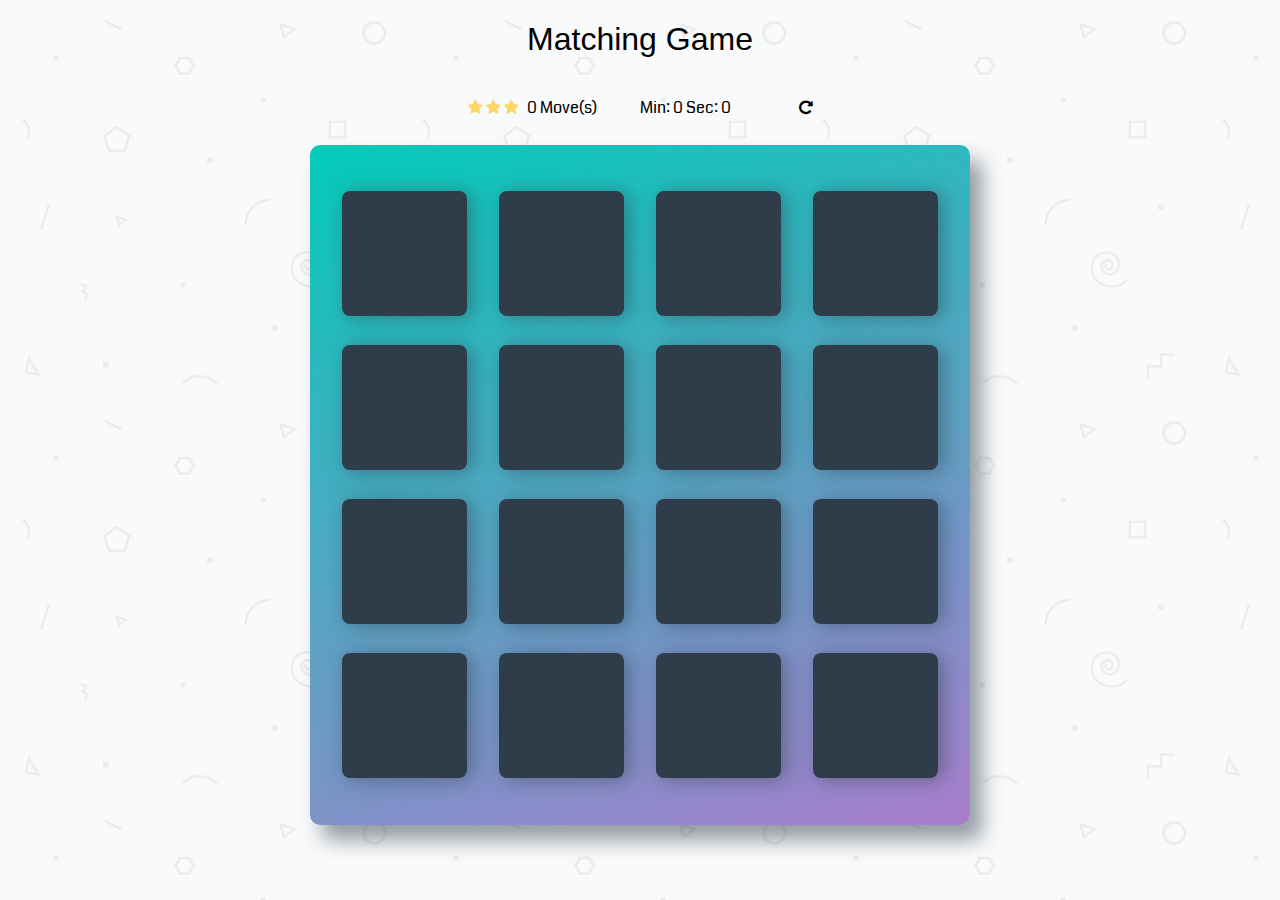
<file: sites/Memory Game/index.html>
<!doctype html>
<html lang="en">
<head>
    <meta charset="utf-8">
    <title>Matching Game</title>
    <meta name="description" content="">
    <link rel="stylesheet prefetch" href="https://maxcdn.bootstrapcdn.com/font-awesome/4.6.1/css/font-awesome.min.css">
    <link rel="stylesheet prefetch" href="https://fonts.googleapis.com/css?family=Coda">
    <link rel="stylesheet" href="css/app.css">
</head>
<!-- When page loads, start function runs -->
<body onload="start()">

    <div class="container">
        <header>
            <h1>Matching Game</h1>
        </header>

        <section class="score-panel">
        	<ul class="stars">
        		<li><i class="fa fa-star"></i></li>
        		<li><i class="fa fa-star"></i></li>
        		<li><i class="fa fa-star"></i></li>
        	</ul>

        	<span class="moves">0</span> Move(s)

            <!-- Added to display a working timer -->
            <div class="timer" id="clock">
                <p>Min: <span class="pMin">0</span> Sec: <span class="pSec">0</span></p>
            </div>

            <!-- restart function attached to div -->
            <div class="restart" onclick="restart()">
        		<i class="fa fa-repeat"></i>
        	</div>
        </section>

        <!-- type was added to each LI to assist with matching items -->
        <ul class="deck">
            <li class="card" type='diamond'>
                <i class="fa fa-diamond"></i>
            </li>
            <li class="card" type='plane'>
                <i class="fa fa-paper-plane-o"></i>
            </li>
            <li class="card" type='anchor'>
                <i class="fa fa-anchor"></i>
            </li>
            <li class="card" type='bolt'>
                <i class="fa fa-bolt"></i>
            </li>
            <li class="card" type='cube'>
                <i class="fa fa-cube"></i>
            </li>
            <li class="card" type='anchor'>
                <i class="fa fa-anchor"></i>
            </li>
            <li class="card" type='leaf'>
                <i class="fa fa-leaf"></i>
            </li>
            <li class="card" type='bicycle'>
                <i class="fa fa-bicycle"></i>
            </li>
            <li class="card" type='diamond'>
                <i class="fa fa-diamond"></i>
            </li>
            <li class="card" type='bomb'>
                <i class="fa fa-bomb"></i>
            </li>
            <li class="card" type='leaf'>
                <i class="fa fa-leaf"></i>
            </li>
            <li class="card" type='bomb'>
                <i class="fa fa-bomb"></i>
            </li>
            <li class="card" type='bolt'>
                <i class="fa fa-bolt"></i>
            </li>
            <li class="card" type='bicycle'>
                <i class="fa fa-bicycle"></i>
            </li>
            <li class="card" type='plane'>
                <i class="fa fa-paper-plane-o"></i>
            </li>
            <li class="card" type='cube'>
                <i class="fa fa-cube"></i>
            </li>
        </ul>

        <!-- Winning Popup Modal -->
        <div class="modal" id="myModal">
            <div class="modalContent">
                <span class="close" onclick="closeModal()">&times;</span>
                <h1 class="winningHeader">You Won!</h1>
                <p class="starRating"></p>
                <p class="winnerMoves"></p>
                <p class="time"></p>
                <p class='resetP' onclick="restart()">Again?</p>
            </div>
        </div>
    </div>

    <script src="js/app.js"></script>
</body>
</html>
</file>
<file: css/app.css>
/* Colors */
:root {
    --sky-blue: #76D7EA;
    --pinkish: #FF6EFF;
    --orangish: #FF9933;
    --text-color: #e1e6f2;
    --redd: #FD5B78;
    --civic-si-coupe: #66FF66;
}

body {
    font-family: 'Quicksand', sans-serif;
}

/* Main Page */

.main {
    height: 100vh;

    /* CSS Animated Gradient - https://www.gradient-animator.com/ */
    background: linear-gradient(180deg, #3494e6, #ec6ead);
    background-size: 400% 400%;
    -webkit-animation: PortfolioBG 9s ease infinite;
    -moz-animation: PortfolioBG 9s ease infinite;
    animation: PortfolioBG 9s ease infinite;
}

/* With Animated Gradient */

@-webkit-keyframes PortfolioBG {
    0%{background-position:50% 0%}
    50%{background-position:50% 100%}
    100%{background-position:50% 0%}
}

@-moz-keyframes PortfolioBG {
    0%{background-position:50% 0%}
    50%{background-position:50% 100%}
    100%{background-position:50% 0%}
}

@keyframes PortfolioBG {
    0%{background-position:50% 0%}
    50%{background-position:50% 100%}
    100%{background-position:50% 0%}
}

.main-header {
    position: absolute;
    top: 25%;
}

.main-header h1 {
    color: #fff;
}

/* Box */

.box {
    background: rgba(0, 0, 0, .5) ;  /* fallback for old browsers */
    box-shadow:         inset 0 0 15px rgba(0,0,0,.5);
    -moz-box-shadow:    inset 0 0 15px rgba(0,0,0,.5);
    -webkit-box-shadow: inset 0 0 15px rgba(0,0,0,.5);
    border-radius: 7px;
    padding: 10px 48px;
}

.box p {
    color: #fff;
}

.box a {
    color: var(--orangish);
    color: #FFCC33; /* For browsers that don't support CSS variables yet (looking at YOU... IE...) 8 */
    text-decoration: none;
}

.box-para-top {
    margin-top: 12px;
}

.box-para-bot {
    margin-bottom: 16px;
}

.box-para-top,
.box-para {
    margin-bottom: 8px;
}

.const {
    color: var(--pinkish);
    color: #FF6EFF; /* For browsers that don't support CSS variables yet (looking at YOU... IE...) 8 */
}

.name {
    color: var(--civic-si-coupe);
    color: #66FF66;
}

.keys {
    color: var(--sky-blue);
    color: #76D7EA; /* For browsers that don't support CSS variables yet (looking at YOU... IE...) 8 */
}

.values {
    color: var(--orangish);
    color: #FFCC33; /* For browsers that don't support CSS variables yet (looking at YOU... IE...) 8 */
}

.function {
    color: var(--pinkish);
    color: #FF6EFF; /* For browsers that don't support CSS variables yet (looking at YOU... IE...) 8 */
}

.key-function {
    color: var(--redd);
    color: #FD5B78; /* For browsers that don't support CSS variables yet (looking at YOU... IE...) 8 */
}

.clicky {
    text-decoration: underline;
}

.clicky:hover {
    cursor: pointer;
}

.clicky:focus {
    outline: #FDFF00 auto 5px;
}

.parenthesis {
    letter-spacing: 4px;
}

/* Pulsing Text - https://www.kevinleary.net/pulsating-css3-animations/*/

.pulsate {
    -webkit-animation: pulsate 1.5s ease-out;
    -moz-animation: pulsate 1.5s ease-out;
    animation: pulsate 1.5s ease-out;
    -webkit-animation-iteration-count: infinite;
    -moz-animation-iteration-count: infinite;
    animation-iteration-count: infinite;
    opacity: 0.4;
}

@-webkit-keyframes pulsate {
    0% {
        opacity: 0.4;
    }
    50% {
        opacity: 1.0;
    }
    100% {
        opacity: 0.4;
    }
}

@-moz-keyframes pulsate {
    0% {
        opacity: 0.45;
    }
    50% {
        opacity: 1.0;
    }
    100% {
        opacity: 0.4;
    }
}

@keyframes pulsate {
    0% {
        opacity: 0.4;
    }
    50% {
        opacity: 1.0;
    }
    100% {
        opacity: 0.4;
    }
}

/* Cursor CSS - https://jsfiddle.net/dygxxb7n/601/ - Credit to Grinmax (https://stackoverflow.com/questions/42481586/input-cursor-that-is-blinking)*/

.cursor {
	position: relative;
}

.cursor	i {
	position: absolute;
	width: 2px;
	height: 86%;
	background-color: #fff;
	left: 4px;
	top: 18%;
	animation-name: blink;
	animation-duration: 800ms;
	animation-iteration-count: infinite;
	opacity: 1;
}

.cursor input:focus + i {
	display: none;
}

@keyframes blink {
	from { opacity: 1; }
	to { opacity: 0; }
}

/* Modals General */

.modal {
    margin: 0px;
}

.modal-header {
    border: none;
}

.modal-header button {
    padding: 12px;
    font-size: 2rem;
    position: absolute;
    right: 3%;
    color: var(--text-color);
    color: #e1e6f2; /* For browsers that don't support CSS variables yet (looking at YOU... IE...) 8 */
}

.modal-header button:hover {
    color: #fff;
}

/* Fonts */

.modal-heading {
    font-size: 2.4rem;
}

.modal-subheading {
    font-size: 1.6rem;
}

.modal-para {
    font-size: 1.2rem;
}

/* Modal Specific */

/* Name */

#name-modal img {
    max-width: 70%;;
    border-radius: 12px;
}

/* Coding */

#coding-modal img {
    max-width: 100%;
    margin-bottom: 16px;
    transition:transform 0.25s ease;
}

/* Commented out scale of image when hovered on. Recreated in JS as an onclick method */
/* #coding-modal img:hover {
    -webkit-transform:scale(1.7);
    transform:scale(1.7);
} */

/* Expertise */

#expertise-modal ul {
    padding-bottom: 16px;
}

/* Work */

.card-flp {
    background: rgba(241, 71, 184, 0.61);
    border-radius: 10px;
    border: 1px solid #e1e6f2;
    margin-bottom: 24px;
}

.card-udacity {
    background: rgba(236, 76, 129, 0.61);
    border-radius: 10px;
    border: 1px solid #e1e6f2;
    margin-bottom: 24px;
}

.card-body {
    height: 250px;
}

.modal-card-heading {
    font-size: 1.2rem;
}

.modal-card-para {
    font-size: 1rem;
    height: 120px;
}

.btn-work {
    background: none;
    border: 1px solid #e1e6f2;
    color: #e1e6f2;
}

.btn-work:hover {
    background: #e1e6f2;
    border: 1px solid #e1e6f2;
    color: #9733EE;
    box-shadow: 0 0 20px #DA22FF;
}

#work-modal i {
    color: #e1e6f2;
}

/* Modal Colors and BGs */

#name-modal-content {
    color: var(--text-color);
    color: #e1e6f2; /* For browsers that don't support CSS variables yet (looking at YOU... IE...) 8 */
    background: #f857a6;  /* fallback for old browsers */
    background: -webkit-linear-gradient(to bottom, #ff5858, #f857a6);  /* Chrome 10-25, Safari 5.1-6 */
    background: linear-gradient(to bottom, #ff5858, #f857a6); /* W3C, IE 10+/ Edge, Firefox 16+, Chrome 26+, Opera 12+, Safari 7+ */
}

#coding-modal-content {
    color: var(--text-color);
    color: #e1e6f2; /* For browsers that don't support CSS variables yet (looking at YOU... IE...) 8 */
    background: #7474BF;  /* fallback for old browsers */
    background: -webkit-linear-gradient(to bottom, #348AC7, #7474BF);  /* Chrome 10-25, Safari 5.1-6 */
    background: linear-gradient(to bottom, #348AC7, #7474BF); /* W3C, IE 10+/ Edge, Firefox 16+, Chrome 26+, Opera 12+, Safari 7+ */
}

#blog-modal-content {
    color: var(--text-color);
    color: #e1e6f2; /* For browsers that don't support CSS variables yet (looking at YOU... IE...) 8 */
    background: #ff9966;  /* fallback for old browsers */
    background: -webkit-linear-gradient(to bottom, #ff5e62, #ff9966);  /* Chrome 10-25, Safari 5.1-6 */
    background: linear-gradient(to bottom, #ff5e62, #ff9966); /* W3C, IE 10+/ Edge, Firefox 16+, Chrome 26+, Opera 12+, Safari 7+ */
}

#expertise-modal-content {
    color: var(--text-color);
    color: #e1e6f2; /* For browsers that don't support CSS variables yet (looking at YOU... IE...) 8 */
    background: #348F50;  /* fallback for old browsers */
    background: -webkit-linear-gradient(to bottom, #56B4D3, #348F50);  /* Chrome 10-25, Safari 5.1-6 */
    background: linear-gradient(to bottom, #56B4D3, #348F50); /* W3C, IE 10+/ Edge, Firefox 16+, Chrome 26+, Opera 12+, Safari 7+ */
}

#work-modal-content {
    color: var(--text-color);
    color: #e1e6f2; /* For browsers that don't support CSS variables yet (looking at YOU... IE...) 8 */
    background: #DA22FF;  /* fallback for old browsers */
    background: -webkit-linear-gradient(to bottom, #9733EE, #DA22FF);  /* Chrome 10-25, Safari 5.1-6 */
    background: linear-gradient(to bottom, #9733EE, #DA22FF); /* W3C, IE 10+/ Edge, Firefox 16+, Chrome 26+, Opera 12+, Safari 7+ */
}

/* Media Queries */

/* Large devices (desktops, less than 1200px) */
@media (max-width: 1199.98px) {

}

/* Medium devices (tablets, less than 992px) */
@media (max-width: 991.98px) {
    /* General */

    .modal img {
        max-width: 60%;
    }

    /* Fonts */

    .modal-heading {
        font-size: 2.0rem;
    }

    .modal-subheading {
        font-size: 1.4rem;
    }

    .modal-para {
        font-size: 1.0rem;
    }

    .work-modal-para {
        font-size: 1.15rem;
    }

    /* Name Modal */

    #name-desc {
        padding-bottom: 30px;
    }

    /* Card Modal */

    .card-body {
        height: auto;
    }

    .modal-card-heading {
        text-align: center;
    }

    .modal-card-para {
        height: auto;
    }
}

/* Small devices (landscape phones, less than 768px) */
@media (max-width: 767.98px) {
    /* General */

    .modal img {
        max-width: 60%;
    }

    /* Fonts */

    .modal-heading {
        font-size: 1.6rem;
    }

    .modal-subheading {
        font-size: 1.2rem;
    }

    .modal-para {
        font-size: .8rem;
    }

    .work-modal-para {
        font-size: 1.0rem;
    }

    /* Main Box */

    .box {
        padding: 8px 42px;
        width: 100%;
    }

    .box-para-top,
    .box-para,
    .box-para-bot {
        font-size: 1.25rem;
    }

}

/* Extra small devices (portrait phones, less than 576px) */
@media (max-width: 575.98px) {
    /* Fonts */

    .modal-heading {
        font-size: 1.2rem;
    }

    .modal-subheading {
        font-size: 1rem;
    }

    .modal-para {
        font-size: .8rem;
    }

    .work-modal-para {
        font-size: .9rem;
    }

    /* Main Box */

    .box {
        padding: 10px 40px;
        width: 100%;
    }

    .box-para-top,
    .box-para {
        margin-bottom: 12px;
    }

    .box-para-top,
    .box-para,
    .box-para-bot {
        font-size: .8rem;
    }


    /* Coding Modal */

    #coding-modal img {
        max-width: 80%;
        margin-bottom: 16px;
    }
}
</file>
<file: sites/Alt Street Taco/css/styles.css>
body {
	background-color: #696969;
}



/*****************************************/
/*Header*/
/*****************************************/

.header-wrapper {
	position: relative;
}

/*Logo*/

.logo-wrapper {
	position: absolute;
	left: 50%;
	z-index: 5;
}

#header-logo {
	padding-top: 10px;
	width: 200px;
	margin-left: -90px;
}

/*Navbar Overlay*/

.overlay {
    height: 0%;
    width: 100%;
    position: fixed;
    z-index: 1;
    top: 0;
    left: 0;
    background-color: rgb(0,0,0);
    background-color: rgba(0,0,0, 0.9);
    overflow-y: hidden;
    transition: 0.5s;
}

.overlay-content {
    position: relative;
    top: 15%;
    width: 100%;
    text-align: center;
    margin-top: 30px;
}

.overlay a {
    padding: 8px;
    text-decoration: none;
    font-size: 24px;
    color: #818181;
    display: block;
    transition: 0.3s;
}

.overlay a:hover, .overlay a:focus {
    color: #f1f1f1;
}

.overlay .closebtn {
    position: absolute;
    top: 20px;
    right: 45px;
    font-size: 60px;
}

@media screen and (max-height: 450px) {
  .overlay {overflow-y: auto;}
  .overlay a {font-size: 20px}
  .overlay .closebtn {
    font-size: 40px;
    top: 15px;
    right: 35px;
  }
}

/*Main Nav*/

.main-nav {
	background-color: #211515;
	width: 100vw; /*This and margin left below are needed for child div to be full width*/
	position: absolute;
	margin-left: 0;
	margin-right: 0;
	height: 46px;
}

.navbar-fixed {
    top: 0;
    z-index: 100;
    position: fixed;
    width: 100%;
}

.main-nav-link {
	padding: 0;
}

.main-nav .main-nav-link {
	margin: 0;
	color: white;
	font-size: 1.4em;
}

.main-nav .main-nav-link:hover { /*Hover color*/
	color: rgba(255,255,255, 0.5);
}

.main-nav .navbar-toggler {
    border-color: rgb(0,0,0) !important;
    background-color: rgba(255,255,255, 0.6);
}

.main-nav .navbar-toggler .navbar-toggler-icon {
  background-image: url("data:image/svg+xml;charset=utf8,%3Csvg viewBox='0 0 32 32' xmlns='http://www.w3.org/2000/svg'%3E%3Cpath stroke='rgba(0,0,0, 1.0)' stroke-width='2' stroke-linecap='round' stroke-miterlimit='10' d='M4 8h24M4 16h24M4 24h24'/%3E%3C/svg%3E");
}

/*Navbar*/

.navbar {
	margin-top: 20px;
}

.nav-link {
	margin-top: 20px;
	font-size: 2em;
}

.home-link {
	margin-right: 30px;
}

.us-link {
	margin-right: 30px;
}

.food-link {
	margin-right: 140px;
}

.drink-link {
	margin-left: 140px;
}

.location-link {
	margin-left: 30px;
}

.contact-link {
	margin-left: 30px;
}

.navbar .navbar-nav .nav-link { /*Text color*/
	color: white;
}

.navbar .navbar-nav .nav-link:hover { /*Hover color*/
	color: rgba(255,255,255, 0.5);
}

.navbar .navbar-toggler {
    border-color: rgb(255,255,255);
}

.navbar-toggler .navbar-toggler-icon {
  background-image: url("data:image/svg+xml;charset=utf8,%3Csvg viewBox='0 0 32 32' xmlns='http://www.w3.org/2000/svg'%3E%3Cpath stroke='rgba(255,255,255, 1.0)' stroke-width='2' stroke-linecap='round' stroke-miterlimit='10' d='M4 8h24M4 16h24M4 24h24'/%3E%3C/svg%3E");
}



/*****************************************/
/*Site*/
/*****************************************/

/*Home*/

.home-container {
	background-image: url('../img/streetApproachDark01.png');
    background-attachment: fixed;
    background-position: center;
    background-repeat: no-repeat;
    background-size: cover;
	height: 100vh;
	margin-top: -120px;
	width: 100vw; /*This and margin left below are needed for child div to be full width*/
  	margin-left: calc(-50vw + 50%);
}

.jumbotron {
	height: 25%;
	padding-top: 48vh;
	background-color: transparent;
	color: white;
	font-family: 'Special Elite', cursive;
}

.statement {
	font-size: 7em;
}

.bull {
	font-size: .7em;
}

/*Us*/

.us-container {
	background-color: white;
	color: #4c4c4c;
	width: 100vw; /*This and margin left below are needed for child div to be full width*/
  	margin-left: calc(-50vw + 50%);
}

.us-left-col {
	margin-top: 100px;
	margin-bottom: 100px;
}

.us-right-col {
	margin-top: 100px;
	margin-bottom: 100px;
}


/*Food*/

.food-container {
	background-color: white;
	color: #4c4c4c;
	width: 100vw; /*This and margin left below are needed for child div to be full width*/
  	margin-left: calc(-50vw + 50%);
}

.food-header {
	margin-top: 100px;
}

.menu-item-name {
	font-size: 1.5em;
	float: left;
}

.menu-item-coname {
	float: left;
}

.menu-item-price {
	float: right;
}

.street-taco-header-wrapper {
	margin-top: 80px;
}

.street-taco-items {
	margin-top: 50px;
}

.burrito-header-wrapper {
	margin-top: 80px;
}

.burrito-items {
	margin-top: 50px;
}

.specialty-header-wrapper {
	margin-top: 80px;
}

.specialty-items {
	margin-top: 50px;
}

.sides-header-wrapper {
	margin-top: 80px;
}

.sides-items {
	margin-top: 50px;
}

.last-item {
	padding-bottom: 100px;
}

/*Drink*/

.drink-container {
	background-color: #401f1c;
	color: #f0e6cb;
	width: 100vw; /*This and margin left below are needed for child div to be full width*/
  	margin-left: calc(-50vw + 50%);
}

.drink-header {
	margin-top: 100px;
}

.mixed-header, .beer-header {
	margin-top: 50px;
}

.mixed-wrapper, .beer-wrapper {
	margin-top: 50px;
}

.drink-item {
	font-size: 1.5em;
}

/*Location*/

.location-container {
	width: 100vw; /*This and margin left below are needed for child div to be full width*/
  	margin-left: calc(-50vw + 50%);
  	height: 500px;
}

.map {
	width: 100vw; /*This and margin left below are needed for child div to be full width*/
  	margin-left: calc(-50vw + 50%);
  	height: 500px;
}

/*Contact*/

.contact-container {
	background-color: white;
	width: 100vw; /*This and margin left below are needed for child div to be full width*/
  	margin-left: calc(-50vw + 50%);
}

.info-wrapper {
	padding: 100px 0px;
}

.us-info-headers, .form-header {
	font-size: 2.6em;
}

.sub-btn {
	background-color: #401f1c;
	color: #f0e6cb;
}


/*Footer*/

footer {
	color: #401f1c;
	background-color: #f0e6cb;
	width: 100vw; /*This and margin left below are needed for child div to be full width*/
  	margin-left: calc(-50vw + 50%);
}

.footer-wrapper {
	width: 100vw; /*This and margin left below are needed for child div to be full width*/
  	margin-left: calc(-50vw + 50%);
}




/*****************************************/
/*Media Queries*/
/*****************************************/

/*Logo*/

@media (max-width: 1400px) {
	#header-logo {
		margin-left: -65px;
		width: 150px;
	}
}

@media (max-width: 767px) {
	#header-logo {
		margin-left: -45px;
		width: 100px;
	}
}

/*Navigation*/

@media (max-width: 1400px) {
	.nav-link {
		margin-top: 15px;
		font-size: 1.3em;
	}

	.home-link {
		margin-right: 10px;
	}

	.us-link {
		margin-right: 10px;
	}

	.food-link {
		margin-right: 82px;
	}

	.drink-link {
		margin-left: 82px;
	}

	.location-link {
		margin-left: 10px;
	}

	.contact-link {
		margin-left: 10px;
	}

}

@media (max-width: 767px) {
	.navbar {
		margin-top: 5px;
	}
}

/*Main Nav*/

@media (max-width: 767px) { 
	.main-nav {
		background-color: transparent;
		margin-top: 10px !important;
	}
}

/*Home*/

@media (max-width: 1400px) {
	.statement {
		font-size: 5.5em;
	}
}

@media (max-width: 933px) {
	.statement {
		font-size: 4.8em;
	}
}

@media (max-width: 854px) {
	.statement {
		font-size: 4em;
	}
}

@media (max-width: 767px) {
	.statement {
		font-size: 2.5em;
	}
	.bull {
		font-size: .5em;
	}
}

/*Us*/

@media (max-width: 1199px) {
	.us-left-col {
		margin-bottom: 0px;
	}
}

@media (max-width: 767px) {
	.us-left-col {
		margin-top: 50px !important;
	}
	.us-header {
		font-size: 2em;
		text-align: center !important;
	}
	.us-para {
		font-size: 1em;
		margin: 20px 0px 20px 0px !important;
	}

	.us-right-col {
		margin-top: 20px !important;
		margin-bottom: 50px !important;
	}
	.us-info-headers {
		font-size: 2em;
		text-align: center !important;
	}
	.us-info {
		text-align: center !important;
	}
}

/*Food*/

@media (max-width: 767px) {
	.food-header {
		font-size: 2.6em;
	}
	.street-taco-header {
		font-size: 2.2em;
	}
	.burrito-header {
		font-size: 2.2em;
	}
	.specialty-header {
		font-size: 2.2em;
	}
}

/*Contact*/

@media (max-width: 1199px) {
	.us-info-headers, .form-header {
		font-size: 2.2em;
	}
	.us-info {
		font-size: 1.4em;
	}
}

@media (max-width: 991px) {
	.form-wrapper {
		padding-bottom: 100px;
	}
}

/*Footer*/
</file>
<file: sites/Arcade Game/css/style.css>
body {
    text-align: center;
}
</file>
<file: sites/Memory Game/css/app.css>
html {
    box-sizing: border-box;
}

*,
*::before,
*::after {
    box-sizing: inherit;
}

html,
body {
    width: 100%;
    height: 100%;
    margin: 0;
    padding: 0;
}

body {
    background: #ffffff url('../img/geometry2.png'); /* Background pattern from Subtle Patterns */
    font-family: 'Coda', cursive;
}

.container {
    display: flex;
    justify-content: center;
    align-items: center;
    flex-direction: column;
}

h1 {
    font-family: 'Open Sans', sans-serif;
    font-weight: 300;
}

/*
 * Styles for the deck of cards
 */

.deck {
    width: 660px;
    min-height: 680px;
    background: linear-gradient(160deg, #02ccba 0%, #aa7ecd 100%);
    padding: 32px;
    border-radius: 10px;
    box-shadow: 12px 15px 20px 0 rgba(46, 61, 73, 0.5);
    display: flex;
    flex-wrap: wrap;
    justify-content: space-between;
    align-items: center;
    margin: 0 0 3em;
}

.deck .card {
    height: 125px;
    width: 125px;
    background: #2e3d49;
    font-size: 0;
    color: #ffffff;
    border-radius: 8px;
    cursor: pointer;
    display: flex;
    justify-content: center;
    align-items: center;
    box-shadow: 5px 2px 20px 0 rgba(46, 61, 73, 0.5);
}

.deck .card.open {
    transform: rotateY(0);
    background: #02b3e4;
    cursor: default;
}

.deck .card.show {
    font-size: 33px;
}

.deck .card.match {
    cursor: default;
    background: #02ccba;
    font-size: 33px;
}

/*
 * Styles for the Score Panel
 */

.score-panel {
    text-align: left;
    width: 345px;
    margin-bottom: 10px;
}

.score-panel .stars {
    margin: 0;
    padding: 0;
    display: inline-block;
    margin: 0 5px 0 0;
}

.score-panel .stars li {
    list-style: none;
    display: inline-block;
    color: #FCD667;
}

.score-panel .timer {
    padding-left: 40px;
    display: inline-block;
}

.score-panel .restart {
    margin-top: 16px;
    float: right;
    cursor: pointer;
}

/*
 * Winning Modal
 */

.modal {
    display: none;
    position: fixed;
    z-index: 1;
    left: 0;
    top: 0;
    height: 100%;
    width: 100%;
    background-color: rgba(170,240,209,0.5);
}

.modalContent {
    background: linear-gradient(160deg, #02ccba 0%, #aa7ecd 100%);
    color: white;
    margin: 15% auto;
    border: 3px solid #50BFE6;
    border-radius: 10px;
    width: 40%;
}

.modalContent h1 {
    margin: 80px 0 10px 0;
    text-align: center;
    font-size: 2.5em;
}

.modalContent p {
    margin-bottom: 30px;
    text-align: center;
    font-size: 1.2em;
}

.modalContent p:last-child {
    margin-bottom: 80px;
}

.modalContent p li {
    list-style-type: none;
    display: inline-block;
}

.resetP {
    margin: 0 auto;
    width: 15%;
}

.resetP:hover {
    cursor: pointer;
}

.close {
    color: white;
    float: right;
    padding-right: 20px;
    font-size: 42px;
    font-weight: bold;
}

.close:hover,
.close:focus {
    color: white;
    text-decoration: none;
    cursor: pointer;
}
</file>
